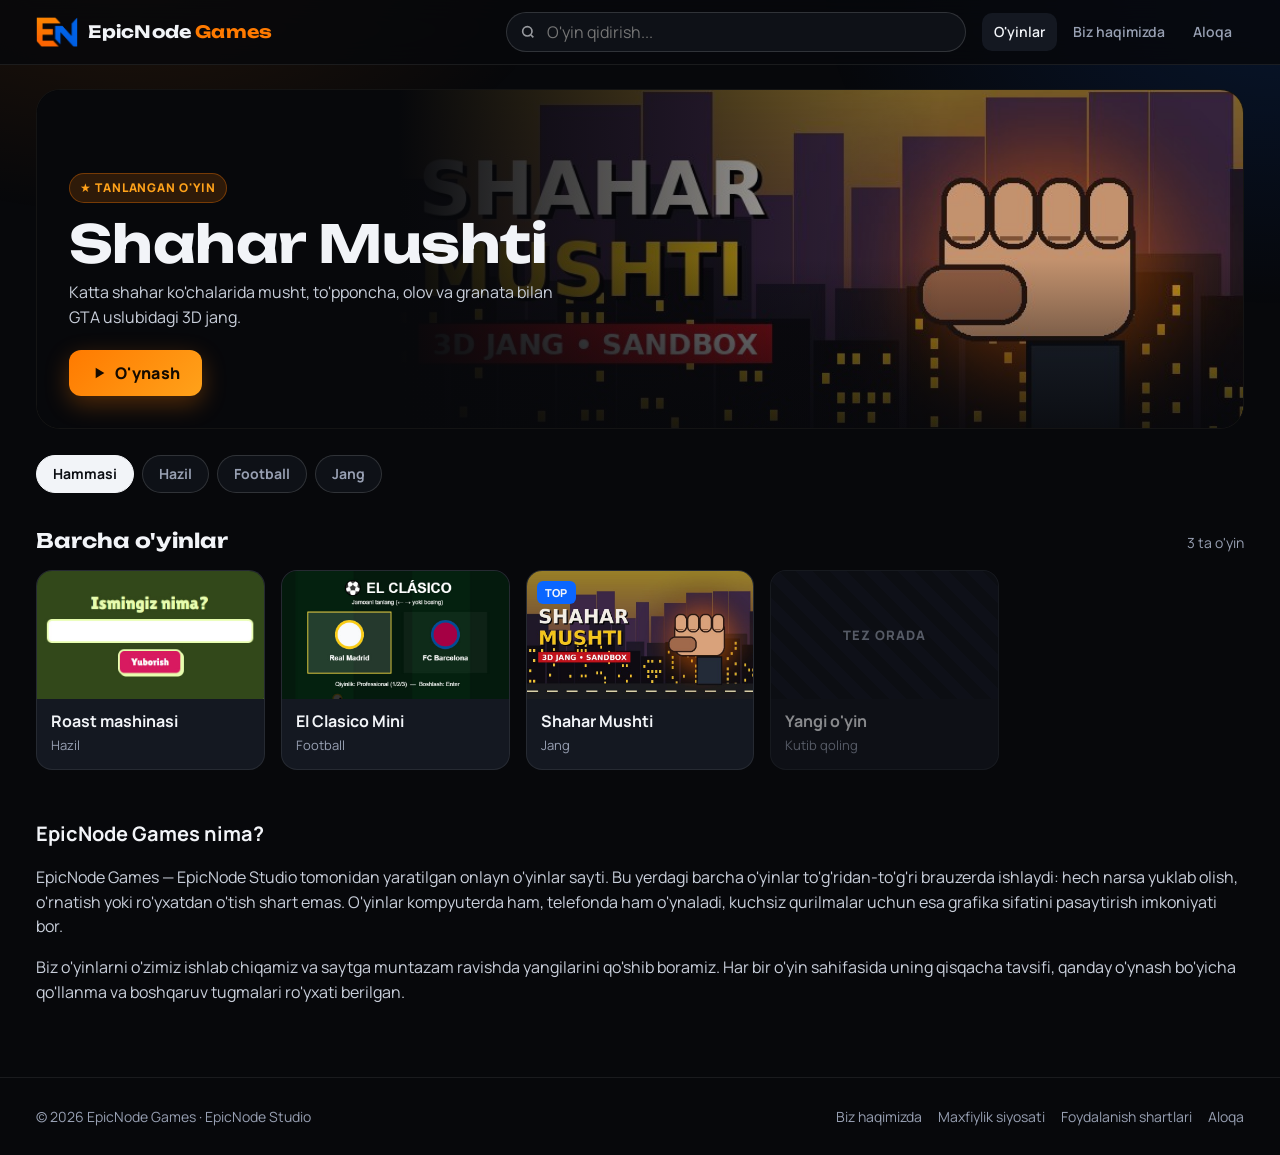
<file: index.html>
<!doctype html>
<html lang="uz">
<head>
<meta charset="utf-8">
<meta name="viewport" content="width=device-width, initial-scale=1, viewport-fit=cover">
<title>EpicNode Games — bepul onlayn o'yinlar | EpicNode</title>
<meta name="description" content="EpicNode Games — brauzerda yuklab olmasdan o'ynaladigan bepul onlayn o'yinlar. Kompyuter va telefonda ishlaydi.">

<meta name="theme-color" content="#07080b">
<meta property="og:title" content="EpicNode Games — bepul onlayn o'yinlar">
<meta property="og:description" content="EpicNode Games — brauzerda yuklab olmasdan o'ynaladigan bepul onlayn o'yinlar. Kompyuter va telefonda ishlaydi.">
<meta property="og:image" content="https://janobotabek.github.io/epicnode-games/assets/og.jpg">
<link rel="canonical" href="https://janobotabek.github.io/epicnode-games/">
<meta property="og:url" content="https://janobotabek.github.io/epicnode-games/">
<meta property="og:site_name" content="EpicNode Games">
<meta name="twitter:card" content="summary_large_image">
<meta property="og:type" content="website">
<link rel="icon" type="image/png" href="assets/favicon.png">
<link rel="apple-touch-icon" href="assets/apple-touch-icon.png">
<link rel="preconnect" href="https://fonts.googleapis.com">
<link rel="preconnect" href="https://fonts.gstatic.com" crossorigin>
<link rel="stylesheet" href="https://fonts.googleapis.com/css2?family=Manrope:wght@400;600;700;800&family=Unbounded:wght@600;700&display=swap">
<link rel="stylesheet" href="assets/style.css">
<script src="assets/config.js"></script>

<script type="application/ld+json">{"@context": "https://schema.org", "@graph": [{"@type": "WebSite", "@id": "https://janobotabek.github.io/epicnode-games/#website", "url": "https://janobotabek.github.io/epicnode-games/", "name": "EpicNode Games", "alternateName": ["EpicNode", "EpicNode O'yinlar"], "inLanguage": "uz", "publisher": {"@id": "https://janobotabek.github.io/epicnode-games/#org"}}, {"@type": "Organization", "@id": "https://janobotabek.github.io/epicnode-games/#org", "name": "EpicNode Studio", "url": "https://janobotabek.github.io/epicnode-games/", "logo": "https://janobotabek.github.io/epicnode-games/assets/icon-512.png"}, {"@type": "VideoGame", "name": "Shahar Mushti", "url": "https://janobotabek.github.io/epicnode-games/game.html?id=shahar-mushti", "image": "https://janobotabek.github.io/epicnode-games/games/shahar-mushti/thumb.jpg", "genre": "Jang", "gamePlatform": "Web brauzer", "applicationCategory": "Game", "operatingSystem": "Any", "inLanguage": "uz", "author": {"@id": "https://janobotabek.github.io/epicnode-games/#org"}, "offers": {"@type": "Offer", "price": "0", "priceCurrency": "USD"}}]}</script>
</head>
<body>
<header class="top"><div class="wrap">
<a class="brand" href="index.html"><img src="assets/logo-mark.png" alt="EpicNode Games" width="44" height="30"><b>EpicNode <span>Games</span></b></a>
<label class="search"><svg width="16" height="16" viewBox="0 0 24 24" fill="none" stroke="currentColor" stroke-width="2.5"><circle cx="11" cy="11" r="7"/><path d="m20 20-3.5-3.5"/></svg><input id="q" type="search" placeholder="O'yin qidirish..." aria-label="O'yin qidirish"></label>
<nav class="nav"><a href="index.html" aria-current="page">O'yinlar</a><a href="about.html">Biz haqimizda</a><a href="contact.html">Aloqa</a></nav>
</div></header>
<main class="wrap">
<section id="hero" class="hero hidden">
<img id="heroImg" class="bg" alt="">
<div class="in"><span class="pill">★ Tanlangan o'yin</span>
<h1 id="heroTitle"></h1><p id="heroText"></p>
<a id="heroBtn" class="btn" href="#"><svg width="16" height="16" viewBox="0 0 24 24" fill="currentColor"><path d="M7 4v16l13-8z"/></svg> O'ynash</a></div>
</section>
<div class="cats" id="cats" role="toolbar" aria-label="Toifalar"></div>
<div class="sec-h"><h2>Barcha o'yinlar</h2><span id="count"></span></div>
<div class="grid" id="grid"></div>
<noscript><p class="empty">O'yinlarni ko'rish uchun brauzeringizda JavaScript'ni yoqing.</p></noscript>
<section class="page" style="max-width:none;margin:48px 0 0">
<h2>EpicNode Games nima?</h2>
<p>EpicNode Games — EpicNode Studio tomonidan yaratilgan onlayn o'yinlar sayti. Bu yerdagi barcha o'yinlar to'g'ridan-to'g'ri brauzerda ishlaydi: hech narsa yuklab olish, o'rnatish yoki ro'yxatdan o'tish shart emas. O'yinlar kompyuterda ham, telefonda ham o'ynaladi, kuchsiz qurilmalar uchun esa grafika sifatini pasaytirish imkoniyati bor.</p>
<p>Biz o'yinlarni o'zimiz ishlab chiqamiz va saytga muntazam ravishda yangilarini qo'shib boramiz. Har bir o'yin sahifasida uning qisqacha tavsifi, qanday o'ynash bo'yicha qo'llanma va boshqaruv tugmalari ro'yxati berilgan.</p>
</section>
</main>
<footer class="foot"><div class="wrap">
<div>© <span data-year></span> EpicNode Games · EpicNode Studio</div>
<nav><a href="about.html">Biz haqimizda</a><a href="privacy.html">Maxfiylik siyosati</a><a href="terms.html">Foydalanish shartlari</a><a href="contact.html">Aloqa</a></nav>
</div></footer>
<script src="assets/app.js"></script>
</body>
</html>
</file>
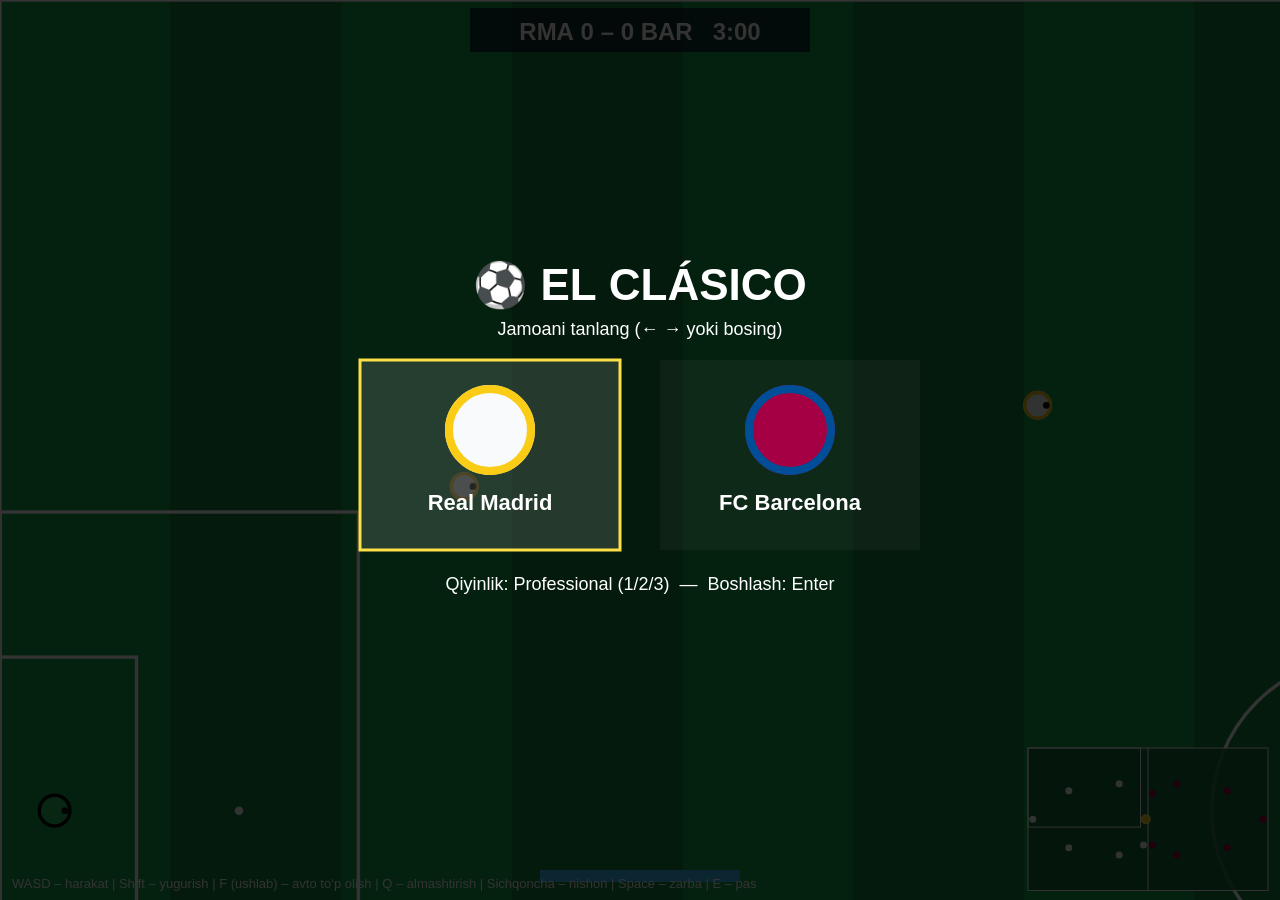
<file: games/el-clasico-mini/index.html>
<!DOCTYPE html><html lang="uz"><head><meta charset="UTF-8"><meta name="viewport" content="width=device-width,initial-scale=1,viewport-fit=cover"><title>El Clásico ⚽</title>
<style>html,body{margin:0;height:100%;background:#0f172a;overflow:hidden;font-family:sans-serif}canvas{display:block}</style></head><body><canvas id="c"></canvas><script>
const cv=document.getElementById('c'),ctx=cv.getContext('2d');let VW,VH,S=1;
function rs(){VW=cv.width=innerWidth;VH=cv.height=innerHeight;S=Math.max(.55,Math.min(1,VW/1500))}addEventListener('resize',rs);rs();
const W=3200,H=1900,GW=260,CY=H/2,TH=180*60;
const K={},M={x:0,y:0};let charge=0,charging=false,diff=2,state='start',timer=TH,sc=[0,0],msgT=0,scorer=0,cam={x:0,y:0};
const DF=[.85,1,1.12],DN=['Oson',"O'rta",'Professional'];
const TM=[{n:'Real Madrid',s:'RMA',c:'#f8fafc',e:'#facc15',gk:'#22c55e'},{n:'FC Barcelona',s:'BAR',c:'#a50044',e:'#004d98',gk:'#f97316'}];let myT=0;
const TC=t=>TM[t?1-myT:myT];
const ball={x:W/2,y:CY,vx:0,vy:0,r:10,owner:null,last:null,lock:0};
let P=[],human;
const cl=(v,a,b)=>Math.max(a,Math.min(b,v)),D=(a,b)=>Math.hypot(a.x-b.x,a.y-b.y);
const mw=()=>({x:M.x/S+cam.x,y:M.y/S+cam.y});
function mk(team,role,h,hum){return{team,role,h,hum,x:0,y:0,vx:0,vy:0,dx:team?-1:1,dy:0,r:role=='gk'?20:17,st:100,cd:0,tk:0,hold:0,rank:9,tx:0,ty:0,sp:1}}
function init(){P=[];
 const b=[['gk',[.02,.5]],['def',[.17,.3]],['def',[.17,.7]],['mid',[.38,.25]],['mid',[.38,.75]],['atk',[.6,.3]]];
 const r=[['gk',[.02,.5]],['def',[.17,.3]],['def',[.17,.7]],['mid',[.38,.25]],['mid',[.38,.75]],['atk',[.6,.32]],['atk',[.6,.68]]];
 human=null;
 r.forEach(a=>P.push(mk(0,a[0],a[1])));r.forEach(a=>P.push(mk(1,a[0],a[1])));
 sc=[0,0];timer=TH;kickoff(0)}
function home(p){let x=p.team?W-p.h[0]*W:p.h[0]*W,y=p.h[1]*H;
 if(p.role!='gk'){x+=(ball.x-W/2)*.4;y+=(ball.y-CY)*.25}return[cl(x,60,W-60),cl(y,60,H-60)]}
function kickoff(t){ball.x=W/2;ball.y=CY;ball.vx=ball.vy=0;ball.owner=null;ball.last=null;ball.lock=0;
 P.forEach(p=>{const h=home(p);p.x=p.team?Math.max(h[0],W/2+60):Math.min(h[0],W/2-60);p.y=h[1];p.vx=p.vy=0;p.cd=0;p.hold=0;p.tk=0});
 const k=P.find(p=>p.team==t&&p.role=='atk');if(!t)setHuman(k);k.x=W/2+(t?30:-30);k.y=CY;ball.owner=k;ball.x=k.x;ball.y=k.y}
function kick(p,dx,dy,pw){const l=Math.hypot(dx,dy)||1;ball.owner=null;ball.vx=dx/l*pw;ball.vy=dy/l*pw;ball.last=p;ball.lock=16;p.cd=22;p.hold=0}
function laneOpen(a,b,t){const vx=b.x-a.x,vy=b.y-a.y,L=vx*vx+vy*vy||1;
 return !P.some(q=>{if(q.team==t)return false;const u=cl(((q.x-a.x)*vx+(q.y-a.y)*vy)/L,0,1);return Math.hypot(a.x+u*vx-q.x,a.y+u*vy-q.y)<48})}
function nearOpp(p){let b=null,bd=1e9;P.forEach(q=>{if(q.team!=p.team){const d=D(p,q);if(d<bd){bd=d;b=q}}});return[b,bd]}
function bestPass(p){let best=null,bs=-1e9;const dir=p.team?-1:1;
 P.forEach(m=>{if(m==p||m.team!=p.team||m.role=='gk')return;const d=D(p,m);if(d<150||d>1300)return;
  const tg={x:m.x+m.vx*12,y:m.y+m.vy*12};let s=(m.x-p.x)*dir*.8-d*.25;
  if(!laneOpen(p,tg,p.team))s-=900;s+=Math.min(nearOpp(m)[1],200)*1.5;if(s>bs){bs=s;best=[m,tg]}});return best}
function pass(p,t){const d=Math.hypot(t.x-p.x,t.y-p.y);kick(p,t.x-p.x,t.y-p.y,cl(d*.045+7,9,22))}
function humanPass(){const m=mw(),ang=Math.atan2(m.y-human.y,m.x-human.x);let best=null,bs=-9;
 P.forEach(t=>{if(t==human||t.team||t.role=='gk')return;const a=Math.atan2(t.y-human.y,t.x-human.x),da=Math.abs(Math.atan2(Math.sin(a-ang),Math.cos(a-ang))),s=2-da-D(human,t)/3000;if(da<1&&s>bs){bs=s;best=t}});
 if(best)pass(human,{x:best.x+best.vx*12,y:best.y+best.vy*12});else kick(human,m.x-human.x,m.y-human.y,16)}
function aiBall(p){const t=p.team,gx=t?0:W,dir=t?-1:1;p.hold++;p.sp=1.1;
 if(p.role=='gk'){p.tx=p.x;p.ty=p.y;if(p.hold>50){const b=bestPass(p);if(b)pass(p,b[1]);else kick(p,dir,(Math.random()-.5)*.6,20)}return}
 const d=Math.hypot(gx-p.x,CY-p.y),[o,od]=nearOpp(p),gk=P.find(q=>q.team!=t&&q.role=='gk');
 if(p.hold>6&&d<800&&(d<480||laneOpen(p,{x:gx,y:CY},t)||od<90)){
  const ty=CY+(gk.y>CY?-1:1)*(GW/2-28)*(.6+Math.random()*.4);kick(p,gx-p.x,ty-p.y+(Math.random()-.5)*20/DF[diff],25);return}
 if(p.hold>10&&(od<80||p.hold>110)){const b=bestPass(p);if(b&&(b[0].x-p.x)*dir>-250){pass(p,b[1]);return}}
 let tx=gx,ty=CY*.6+p.y*.4;
 if(od<200){const ax=p.x-o.x,ay=p.y-o.y,l=Math.hypot(ax,ay)||1;tx=p.x+dir*300+ax/l*220;ty=p.y+ay/l*260}
 p.tx=tx;p.ty=cl(ty,60,H-60)}
function gkAI(p,h){const t=p.team,dir=t?-1:1,gl=t?W:0;p.sp=1;
 const off=40+Math.min(110,Math.abs(ball.x-gl)*.08);let tx=gl+dir*off,ty=CY+cl((ball.y-CY)*.3,-GW/2+15,GW/2-15);
 if(!ball.owner&&ball.vx*dir<-5){const tm=(gl-ball.x)/ball.vx;if(tm>0&&tm<70){ty=cl(ball.y+ball.vy*tm,CY-GW/2+5,CY+GW/2-5);tx=gl+dir*35;p.sp=2}}
 if(!ball.owner&&D(p,ball)<260&&Math.abs(ball.x-gl)<420&&Math.abs(ball.y-CY)<420){tx=ball.x;ty=ball.y;p.sp=1.5}
 p.tx=tx;p.ty=ty}
function aiOff(p){const t=p.team,dir=t?-1:1,own=ball.owner,mine=own&&own.team==t,h=home(p);p.sp=1;
 if(p.role=='gk')return gkAI(p,h);
 if(p.rank==0&&!mine){const g=own?{x:own.x+own.vx*8,y:own.y+own.vy*8}:icpt(p);p.tx=g.x;p.ty=g.y;p.sp=1.25;return}
 if(p.rank==1&&own&&!mine){p.tx=own.x-dir*120;p.ty=own.y+(p.y>own.y?90:-90);p.sp=1.15;return}
 if(p.rank==1&&!own&&D(p,ball)<500){p.tx=ball.x+ball.vx*10;p.ty=ball.y+ball.vy*10;p.sp=1.15;return}
 let tx=h[0],ty=h[1];
 if(mine&&own!=p){if(p.role=='atk')tx=cl(own.x+dir*350,150,W-150);else if(p.role=='mid')tx=own.x+dir*100;else tx+=dir*150}
 else if(own&&!mine){ty=h[1]*.5+ball.y*.5;tx-=dir*100}
 p.tx=cl(tx,60,W-60);p.ty=cl(ty,60,H-60)}
function move(p){
 if(p.hum){let ax0=(K.d||K.ArrowRight?1:0)-(K.a||K.ArrowLeft?1:0),ay0=(K.s||K.ArrowDown?1:0)-(K.w||K.ArrowUp?1:0),far=0;
  const ow=ball.owner;if(K.f&&state=='play'&&ow!=p&&!(ow&&ow.team==p.team)){const g=ow?{x:ow.x+ow.vx*10,y:ow.y+ow.vy*10}:icpt(p),gx=g.x-p.x,gy=g.y-p.y;far=Math.hypot(gx,gy);ax0=far>6?gx/far:0;ay0=far>6?gy/far:0}
  const l=Math.hypot(ax0,ay0);
  const run=(K.Shift||far>220)&&p.st>0&&l;const sp=run?6.2:4.4;if(run)p.st-=.6;else p.st=Math.min(100,p.st+.25);
  const ax=l?ax0/l:0,ay=l?ay0/l:0;p.vx+=(ax*sp-p.vx)*.18;p.vy+=(ay*sp-p.vy)*.18}
 else{const dx=p.tx-p.x,dy=p.ty-p.y,l=Math.hypot(dx,dy),base=(p.role=='gk'?4.6:4)*(p.team?DF[diff]:1)*p.sp,ar=Math.min(1,l/40);
  if(l>2){p.vx+=(dx/l*base*ar-p.vx)*.16;p.vy+=(dy/l*base*ar-p.vy)*.16}else{p.vx*=.8;p.vy*=.8}}
 p.x=cl(p.x+p.vx,p.r,W-p.r);p.y=cl(p.y+p.vy,p.r,H-p.r);
 const s=Math.hypot(p.vx,p.vy);if(s>.6){p.dx=p.vx/s;p.dy=p.vy/s}
 if(p.cd>0)p.cd--;if(p.tk>0)p.tk--}
function icpt(p){let bx=ball.x,by=ball.y,vx=ball.vx,vy=ball.vy;
 for(let t=1;t<90;t++){bx=cl(bx+vx,0,W);by=cl(by+vy,0,H);vx*=.985;vy*=.985;if(Math.hypot(bx-p.x,by-p.y)<=t*5.2)break}
 return{x:bx,y:by}}
let swT=0;
function setHuman(p){if(human)human.hum=false;human=p;p.hum=true;swT=15}
function switchNearest(){let c=null,bd=1e9;P.forEach(p=>{if(p.team==0&&p.role!='gk'&&p!=human){const d=D(p,ball);if(d<bd){bd=d;c=p}}});if(c)setHuman(c)}
function autoSwitch(){if(swT>0){swT--;return}const o=ball.owner;let c=null;
 if(o&&o.team==0&&o.role!='gk'){if(o!=human)c=o}
 else if(!(o&&o.team==0)){let bd=1e9;P.forEach(p=>{if(p.team==0&&p.role!='gk'){const d=D(p,ball);if(d<bd){bd=d;c=p}}});if(c==human||bd>D(human,ball)-70)c=null}
 if(c)setHuman(c)}
function sep(){for(let i=0;i<P.length;i++)for(let j=i+1;j<P.length;j++){const a=P[i],b=P[j],dx=b.x-a.x,dy=b.y-a.y,d=Math.hypot(dx,dy),m=a.r+b.r;
 if(d<m&&d>0){const f=(m-d)/2/d;a.x-=dx*f;a.y-=dy*f;b.x+=dx*f;b.y+=dy*f}}}
function ranks(){[0,1].forEach(t=>P.filter(p=>p.team==t&&p.role!='gk').sort((a,b)=>D(a,ball)-D(b,ball)).forEach((p,i)=>p.rank=i))}
function goal(t){sc[t]++;state='goal';msgT=150;scorer=t}
function updBall(){if(ball.lock>0)ball.lock--;const o=ball.owner;
 if(o){const px=o.x+o.dx*(o.r+ball.r),py=o.y+o.dy*(o.r+ball.r);ball.x+=(px-ball.x)*.5;ball.y+=(py-ball.y)*.5;ball.vx=o.vx;ball.vy=o.vy;
  if(o.role!='gk')P.forEach(q=>{if(q.team!=o.team&&q.tk==0&&q.cd==0&&D(q,o)<q.r+o.r+8){q.tk=45;
   if(Math.random()<(q.hum?.6:q.role=='gk'?0:.3*DF[diff])){ball.owner=q;o.cd=45;q.hold=0;ball.last=o}}})}
 else{ball.x+=ball.vx;ball.y+=ball.vy;ball.vx*=.985;ball.vy*=.985;if(Math.hypot(ball.vx,ball.vy)<.05)ball.vx=ball.vy=0;
  let best=null,bd=1e9;P.forEach(p=>{if(p.cd>0||(ball.lock>0&&p==ball.last))return;const d=D(p,ball);if(d<p.r+ball.r+(p.role=='gk'?16:3)&&d<bd){bd=d;best=p}});
  if(best){const sp=Math.hypot(ball.vx,ball.vy);
   if(best.role=='gk'&&sp>17&&Math.random()<.3){ball.vx*=-.45;ball.vy+=(Math.random()-.5)*8;ball.last=best;ball.lock=12;best.cd=14}
   else{ball.owner=best;best.hold=0}}}
 if(ball.y<ball.r){ball.y=ball.r;ball.vy*=-.7}if(ball.y>H-ball.r){ball.y=H-ball.r;ball.vy*=-.7}
 const inM=Math.abs(ball.y-CY)<GW/2-4;
 if(ball.x<0){if(inM&&!ball.owner)goal(1);else if(ball.x<ball.r){ball.x=ball.r;ball.vx*=-.6}}
 if(ball.x>W){if(inM&&!ball.owner)goal(0);else if(ball.x>W-ball.r){ball.x=W-ball.r;ball.vx*=-.6}}}
function update(){
 if(state=='goal'){if(--msgT<=0){kickoff(scorer?0:1);state='play'}return}
 if(state!='play')return;
 if(--timer<=0){state='end';return}
 ranks();autoSwitch();if(charging)charge=Math.min(1,charge+.025);
 P.forEach(p=>{if(!p.hum){if(ball.owner==p)aiBall(p);else aiOff(p)}move(p)});
 sep();if(state=='play')updBall();
 cam.x+=((human.x+human.vx*30)-VW/S/2-cam.x)*.08;cam.y+=((human.y+human.vy*30)-VH/S/2-cam.y)*.08;
 cam.x=cl(cam.x,-150,W-VW/S+150);cam.y=cl(cam.y,-150,H-VH/S+150)}
function circ(x,y,r,f){ctx.fillStyle=f;ctx.beginPath();ctx.arc(x,y,r,0,7);ctx.fill()}
function draw(){ctx.fillStyle='#14532d';ctx.fillRect(0,0,VW,VH);ctx.save();ctx.scale(S,S);ctx.translate(-cam.x,-cam.y);
 for(let i=0;i<16;i++){ctx.fillStyle=i%2?'#15803d':'#16a34a';ctx.fillRect(i*200,0,200,H)}
 ctx.strokeStyle='#fff';ctx.lineWidth=4;ctx.strokeRect(0,0,W,H);ctx.beginPath();ctx.moveTo(W/2,0);ctx.lineTo(W/2,H);ctx.stroke();
 ctx.beginPath();ctx.arc(W/2,CY,180,0,7);ctx.stroke();
 [0,1].forEach(t=>{const s=t?-1:1;ctx.strokeRect(t?W-420:0,CY-350,420,700);ctx.strokeRect(t?W-160:0,CY-180,160,360);
  circ((t?W:0)+s*280,CY,5,'#fff');ctx.fillStyle='rgba(255,255,255,.25)';ctx.fillRect(t?W:-70,CY-GW/2,70,GW);ctx.strokeRect(t?W:-70,CY-GW/2,70,GW)});
 circ(ball.x+4,ball.y+5,ball.r,'rgba(0,0,0,.3)');
 P.forEach(p=>{const T=TC(p.team),c=p.role=='gk'?T.gk:T.c;if(p.hum){ctx.strokeStyle='#fde047';ctx.lineWidth=4;ctx.beginPath();ctx.arc(p.x,p.y,p.r+9,0,7);ctx.stroke()}
  circ(p.x,p.y,p.r,c);ctx.lineWidth=4;ctx.strokeStyle=p.role=='gk'?'#000':T.e;ctx.beginPath();ctx.arc(p.x,p.y,p.r-2,0,7);ctx.stroke();
  circ(p.x+p.dx*p.r*.6,p.y+p.dy*p.r*.6,4,'#111')});
 circ(ball.x,ball.y,ball.r,'#fff');
 ctx.fillStyle='#fff';ctx.font='bold 16px sans-serif';ctx.textAlign='center';ctx.fillText('▼ SIZ',human.x,human.y-32);
 if(ball.owner==human&&state=='play'){const m=mw();ctx.setLineDash([8,8]);ctx.strokeStyle='rgba(255,255,255,.6)';ctx.lineWidth=2;ctx.beginPath();ctx.moveTo(human.x,human.y);ctx.lineTo(human.x+(m.x-human.x)*.4,human.y+(m.y-human.y)*.4);ctx.stroke();ctx.setLineDash([])}
 if(charging){ctx.fillStyle='#000a';ctx.fillRect(human.x-30,human.y+26,60,8);ctx.fillStyle='#f59e0b';ctx.fillRect(human.x-30,human.y+26,60*charge,8)}
 ctx.restore();
 ctx.textAlign='center';ctx.fillStyle='#0f172acc';ctx.fillRect(VW/2-170,8,340,44);ctx.fillStyle='#fff';ctx.font='bold 24px sans-serif';
 const sec=Math.ceil(timer/60);ctx.fillText(`${TC(0).s} ${sc[0]} – ${sc[1]} ${TC(1).s}   ${Math.floor(sec/60)}:${String(sec%60).padStart(2,'0')}`,VW/2,40);
 ctx.fillStyle='#0008';ctx.fillRect(VW/2-100,VH-30,200,12);ctx.fillStyle=human.st>25?'#38bdf8':'#ef4444';ctx.fillRect(VW/2-100,VH-30,2*human.st,12);
 ctx.textAlign='left';ctx.font='13px sans-serif';ctx.fillStyle='#fff';ctx.fillText('WASD – harakat | Shift – yugurish | F (ushlab) – avto to‘p olish | Q – almashtirish | Sichqoncha – nishon | Space – zarba | E – pas',12,VH-12);
 const mx=VW-252,my=VH-152,ms=240/W;ctx.fillStyle='#166534dd';ctx.fillRect(mx,my,240,H*ms);ctx.strokeStyle='#fff';ctx.lineWidth=1;ctx.strokeRect(mx,my,240,H*ms);
 ctx.beginPath();ctx.moveTo(mx+120,my);ctx.lineTo(mx+120,my+H*ms);ctx.stroke();
 ctx.strokeRect(mx+cam.x*ms,my+cam.y*ms,VW/S*ms,VH/S*ms);
 P.forEach(p=>circ(mx+p.x*ms,my+p.y*ms,p.hum?5:3.5,p.hum?'#fde047':TC(p.team).c));circ(mx+ball.x*ms,my+ball.y*ms,3,'#facc15');
 const big=(a,b)=>{ctx.fillStyle='#000a';ctx.fillRect(0,VH/2-80,VW,160);ctx.textAlign='center';ctx.fillStyle='#fff';ctx.font='bold 48px sans-serif';ctx.fillText(a,VW/2,VH/2-5);ctx.font='20px sans-serif';ctx.fillText(b,VW/2,VH/2+40)};
 if(state=='start')drawStart();
 if(state=='goal')big('GOOOL! ⚽',TC(scorer).n);
 if(state=='end')big(sc[0]>sc[1]?'🏆 G‘ALABA!':sc[0]<sc[1]?'Mag‘lubiyat':'Durang',`${sc[0]} – ${sc[1]} | Qayta o'ynash: R`)}
function drawStart(){ctx.fillStyle='#000c';ctx.fillRect(0,0,VW,VH);ctx.textAlign='center';ctx.fillStyle='#fff';ctx.font='bold 44px sans-serif';ctx.fillText('⚽ EL CLÁSICO',VW/2,VH/2-150);
 ctx.font='18px sans-serif';ctx.fillText('Jamoani tanlang (← → yoki bosing)',VW/2,VH/2-115);
 [0,1].forEach(i=>{const x=VW/2+(i?150:-150),T=TM[i];ctx.fillStyle=myT==i?'#ffffff22':'#ffffff0a';ctx.fillRect(x-130,VH/2-90,260,190);
  if(myT==i){ctx.strokeStyle='#fde047';ctx.lineWidth=3;ctx.strokeRect(x-130,VH/2-90,260,190)}
  circ(x,VH/2-20,45,T.c);ctx.strokeStyle=T.e;ctx.lineWidth=8;ctx.beginPath();ctx.arc(x,VH/2-20,41,0,7);ctx.stroke();
  ctx.fillStyle='#fff';ctx.font='bold 22px sans-serif';ctx.fillText(T.n,x,VH/2+60)});
 ctx.font='18px sans-serif';ctx.fillText(`Qiyinlik: ${DN[diff]} (1/2/3)  —  Boshlash: Enter`,VW/2,VH/2+140)}
function release(){if(charging&&ball.owner==human&&state=='play'){const m=mw();kick(human,m.x-human.x,m.y-human.y,12+charge*15)}charging=false;charge=0}
addEventListener('keydown',e=>{const k=e.key.length==1?e.key.toLowerCase():e.key;K[k]=true;if(e.code=='Space'){e.preventDefault();if(!e.repeat)charging=true}
 if(k=='e'&&ball.owner==human&&state=='play')humanPass();if(k=='q'&&state=='play')switchNearest();
 if(state=='start'){if('123'.includes(k))diff=+k-1;if(k=='ArrowLeft')myT=0;if(k=='ArrowRight')myT=1;if(k=='Enter'){init();state='play'}}
 if(state=='end'&&k=='r')state='start'});
addEventListener('keyup',e=>{const k=e.key.length==1?e.key.toLowerCase():e.key;K[k]=false;if(e.code=='Space')release()});
addEventListener('mousemove',e=>{M.x=e.clientX;M.y=e.clientY});
addEventListener('mousedown',e=>{if(state=='start'){myT=e.clientX<VW/2?0:1;return}charging=true});addEventListener('mouseup',release);
init();state='start';
(function loop(){update();draw();requestAnimationFrame(loop)})();
</script></body></html>
</file>
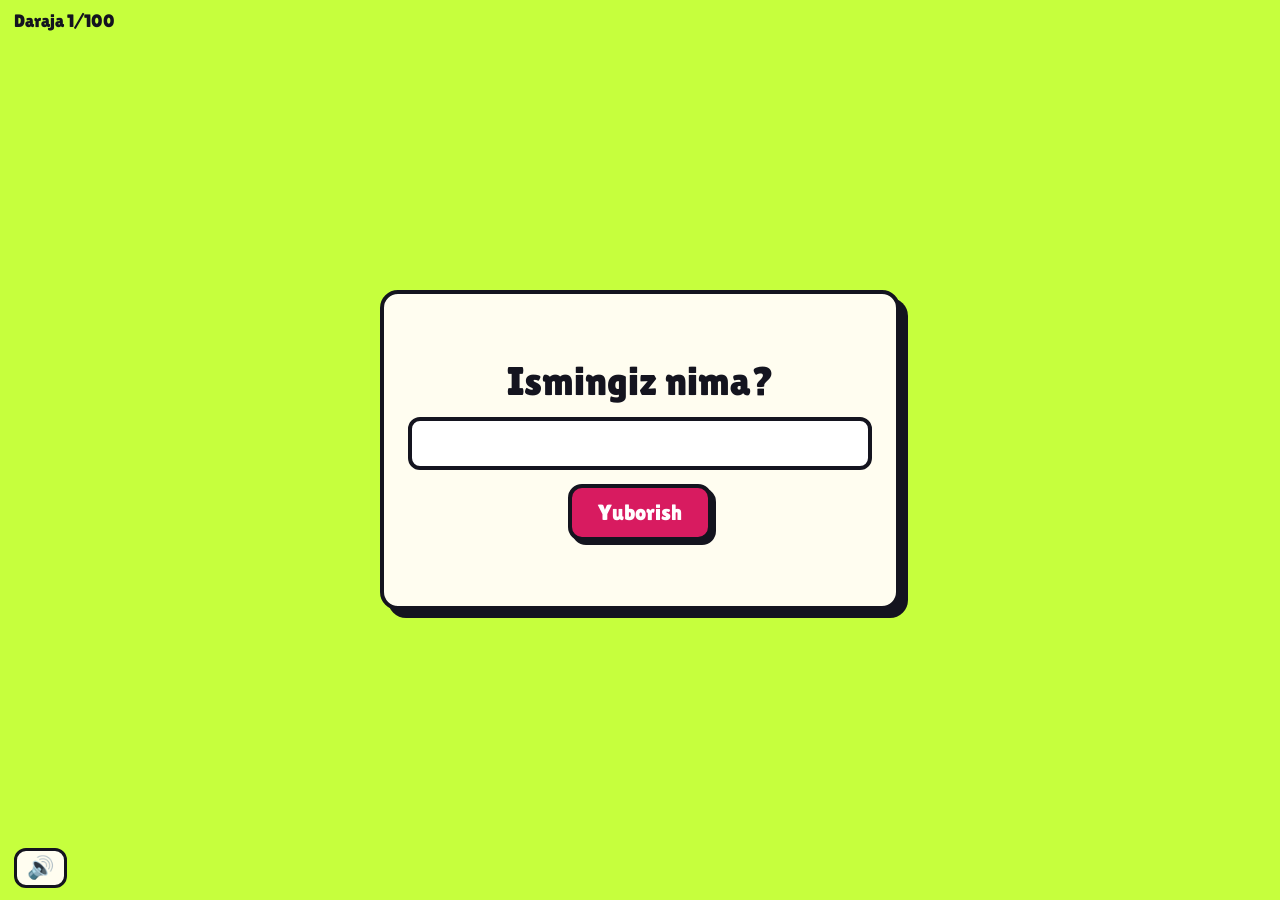
<file: games/roast-mashinasi/index.html>
<!doctype html>
<html lang="uz">
<head>
<meta charset="utf-8">
<meta name="viewport" content="width=device-width, initial-scale=1, viewport-fit=cover">
<title>Roast mashinasi</title>
<link href="https://fonts.googleapis.com/css2?family=Lilita+One&display=swap" rel="stylesheet">
<style>
:root{--bg:#c6ff3d;--ink:#14141f;--pink:#d81b60;--card:#fffdf0;--mint:#2ee6a6;box-sizing:border-box;padding-top:env(safe-area-inset-top,0px);padding-bottom:env(safe-area-inset-bottom,0px);color-scheme:light}
@media (prefers-color-scheme:dark){:root:not([data-theme="light"]){--bg:#1d2b0a;--ink:#e8ffb0;--card:#33481a;color-scheme:dark}}
:root[data-theme="dark"]{--bg:#1d2b0a;--ink:#e8ffb0;--card:#33481a;color-scheme:dark}
*{box-sizing:border-box}
html,body{height:100%;margin:0}
body{background:var(--bg);color:var(--ink);font:18px/1.4 system-ui,sans-serif;display:flex;align-items:center;justify-content:center;overflow-x:hidden}
h1{font:400 clamp(26px,7vw,40px)/1.1 'Lilita One',Impact,sans-serif;margin:.2em 0}
p{margin:.5em 0}
#hud{position:fixed;left:14px;top:calc(env(safe-area-inset-top,0px) + 10px);font:400 18px 'Lilita One',Impact,sans-serif}
#stage{width:min(92vw,520px);min-height:320px;text-align:center;background:var(--card);border:4px solid var(--ink);border-radius:18px;box-shadow:8px 8px 0 var(--ink);padding:24px;display:flex;flex-direction:column;align-items:center;justify-content:center;gap:6px}
.btn{font:400 22px 'Lilita One',Impact,sans-serif;padding:12px 26px;background:var(--pink);color:#fff;border:4px solid var(--ink);border-radius:14px;box-shadow:4px 4px 0 var(--ink);cursor:pointer;margin:8px 4px}
.btn:active{transform:translate(3px,3px);box-shadow:1px 1px 0 var(--ink)}
button:focus-visible,input:focus-visible{outline:4px solid var(--mint);outline-offset:3px}
input[type=text],#i{font:inherit;padding:10px;border:4px solid var(--ink);border-radius:12px;width:100%;background:#fff;color:#14141f}
input[type=range]{width:100%}
.big{font-size:70px;line-height:1}
.sm{font-size:15px;opacity:.85}
.row{display:flex;gap:8px;justify-content:center;flex-wrap:wrap}
#ar{position:relative;width:100%;height:220px;background:rgba(0,0,0,.08);border-radius:12px;overflow:hidden}
.tg{position:absolute;width:60px;height:60px;font-size:44px;line-height:1;background:none;border:0;cursor:pointer;padding:0}
#bar{width:100%;height:34px;border:4px solid var(--ink);border-radius:20px;overflow:hidden;background:#fff}
#f{display:block;height:100%;width:0;background:var(--mint)}
#xb{position:fixed;right:14px;top:calc(env(safe-area-inset-top,0px) + 8px);font:400 16px 'Lilita One',Impact,sans-serif;padding:6px 14px;background:var(--pink);color:#fff;border:3px solid var(--ink);border-radius:12px;cursor:pointer}
.toast{position:fixed;left:50%;bottom:calc(env(safe-area-inset-bottom,0px) + 24px);transform:translateX(-50%);max-width:90vw;background:var(--ink);color:var(--card);padding:12px 18px;border-radius:14px;font-weight:600;text-align:center;z-index:9}
#mt{position:fixed;left:14px;bottom:calc(env(safe-area-inset-bottom,0px) + 12px);font-size:22px;padding:4px 10px;background:var(--card);border:3px solid var(--ink);border-radius:12px;cursor:pointer}
</style>
</head>
<body>
<div id="hud"></div><button id="xb" style="display:none">Chiqish</button><button id="mt" aria-label="Ovoz">🔊</button>
<main id="stage"></main>
<script>
let AC=null,mute=false;
function snd(f,d=.12,type='square',v=.06,sl=0){if(mute)return;try{AC=AC||new (window.AudioContext||window.webkitAudioContext)();const t=AC.currentTime,o=AC.createOscillator(),g=AC.createGain();o.type=type;o.frequency.setValueAtTime(f,t);if(sl)o.frequency.exponentialRampToValueAtTime(Math.max(40,f+sl),t+d);g.gain.setValueAtTime(v,t);g.gain.exponentialRampToValueAtTime(.001,t+d);o.connect(g);g.connect(AC.destination);o.start();o.stop(t+d)}catch(e){}}
const seq=a=>a.forEach(([f,t,d,ty,sl])=>setTimeout(()=>snd(f,d||.15,ty||'square',.07,sl||0),t));
const sfx={click:()=>snd(660,.07),fail:()=>seq([[300,0,.2,'sawtooth',-100],[250,200,.2,'sawtooth',-100],[200,400,.45,'sawtooth',-120]]),win:()=>seq([[523,0],[659,120],[784,240],[1047,360,.3]]),roast:()=>seq([[392,0,.15,'triangle'],[330,150,.15,'triangle'],[262,300,.35,'triangle',-60]])};
document.addEventListener('pointerdown',e=>{if(e.target.closest('button'))sfx.click()});
document.querySelector('#mt').onclick=e=>{mute=!mute;e.target.textContent=mute?'🔇':'🔊'};
const $=s=>document.querySelector(s),st=$('#stage');
let tm=[],offs=[],nm='Nomaʼlum',t0=Date.now(),li=0;const S={fail:0,miss:0};
const later=(f,ms)=>{tm.push(setTimeout(f,ms))};
const on=(t,e,f)=>{t.addEventListener(e,f);offs.push(()=>t.removeEventListener(e,f))};
function scene(h){tm.forEach(clearTimeout);tm=[];offs.forEach(f=>f());offs=[];st.innerHTML=h}
const hud=t=>{$('#hud').textContent='Daraja '+t+'/100';$('#xb').style.display=t>50&&t<100?'block':'none'};
const bye=(e,h,p,f,ms=2400)=>{(/Dedim|Xato/.test(h)?sfx.fail:/Yutdingiz|Tamom|Uddalading|Axir/.test(h)?sfx.win:sfx.roast)();scene(`<div class="big">${e}</div><h1>${h}</h1><p>${p}</p>`);later(f,ms)};
const pick=a=>a[Math.floor(Math.random()*a.length)];
const L=[l1,l2,l3,l4,l5,l6,l7,l8,l9,l10,l11,l12,l13,l14,l15,l16,l17,l18,l19,l20];
function next(){L[li++]()}

function l1(){
  scene(`<h1>Ismingiz nima?</h1><input id="i" maxlength="20" autocomplete="off"><button class="btn" id="o">Yuborish</button>`);hud(1);
  const go=()=>{nm=$('#i').value.replace(/[<>&"]/g,'').trim().slice(0,20)||'Nomaʼlum';
    bye('🧐',`${nm}?`,pick(['Hayotimda bunday ismni eshitmaganman. Ismingiz ham xuddi oʻzingiz kabi: esda qolmaydi.','Ism… ha, ism ekan. Men “xato” deb oʻylagandim.']),next)};
  $('#o').onclick=go;on($('#i'),'keydown',e=>{if(e.key==='Enter')go()});
}

function l2(){
  scene(`<h1>Boshlash tugmasi</h1><p>Faqat bos. Oson-ku?</p><div id="ar"><button id="b" class="btn" style="position:absolute;left:50%;top:50%;transform:translate(-50%,-50%);margin:0">BOS</button></div>`);hud(2);
  const b=$('#b'),a=$('#ar');let n=0;const W=['Yoʻq!','Tutolmaysan','Sekin!','Mayli…'];
  const fl=()=>{if(n>=4)return;n++;const r=a.getBoundingClientRect();b.style.transform='none';b.style.left=Math.random()*(r.width-b.offsetWidth)+'px';b.style.top=Math.random()*(r.height-b.offsetHeight)+'px';b.textContent=W[n-1]};
  b.addEventListener('pointerenter',e=>{if(e.pointerType==='mouse')fl()});
  b.addEventListener('pointerdown',()=>{if(n<4)fl();else bye('🙄','Axir bosding','4 marta qochdim, sen esa hali ham sekin. Rahmat, '+nm+'.',next)});
}

function l3(){
  let left=S.fail>=2?2:4;
  scene(`<h1>Qoida</h1><p>${left} soniya hech narsani bosma.</p><div class="big" id="c">${left}</div>`);hud(3);
  const lose=()=>{S.fail++;bye('😤','Dedim-ku!',pick(['Qoʻlingni stol ostiga qoʻy, '+nm+'.','Bitta qoida. BITTA. Va siz uni buzdingiz, chunki siz shunday odamsiz.','Qoʻling alohida yashayaptimi?']),l3,1800)};
  const tick=()=>{left--;$('#c').textContent=left;left<=0?bye('🏆','Yutdingiz','Yutuq: “Hech narsa qilmaslik”. Sizning yagona haqiqiy qobiliyatingiz.',next,2800):later(tick,1000)};
  later(()=>{on(document,'pointerdown',lose);on(document,'keydown',lose);later(tick,1000)},500);
}

function l4(){
  const T='Men noobman';
  scene(`<h1>Yozing: “Men zoʻr oʻyinchiman”</h1><input id="i" autocomplete="off"><p class="sm" id="m"></p><button class="btn" id="o">Tasdiqlash</button>`);hud(4);
  $('#i').oninput=e=>{e.target.value=T.slice(0,e.target.value.length);$('#m').textContent='Klaviaturangiz haqiqatni biladi.'};
  $('#o').onclick=()=>bye('📝','Tan oldingiz',`Imzo: “${T}”. Hujjat sudga yuborildi.`,next);
}

function l5(){
  const Q=[['7 × 8 = ?',['56','54','58','63'],0],['15 + 27 = ?',['41','42','43','52'],1],['100 − 1 = ?',['101','98','99','9'],2]];
  let q=0,sc=0;
  const show=()=>{
    const[t,o,c]=Q[q];const idx=[0,1,2,3];
    const draw=()=>{idx.sort(()=>Math.random()-.5);$('#o').innerHTML=idx.map(i=>`<button class="btn" data-i="${i}">${o[i]}</button>`).join('')};
    scene(`<h1>${t}</h1><div class="row" id="o"></div><p class="sm" id="m">Savol ${q+1}/3. Javoblar qochadi.</p>`);hud(5);
    draw();const iv=setInterval(draw,900);offs.push(()=>clearInterval(iv));
    $('#o').onclick=e=>{const b=e.target.closest('button');if(!b)return;
      const ok=+b.dataset.i===c;if(ok)sc++;clearInterval(iv);$('#o').innerHTML='';
      $('#m').textContent=ok?pick(['Toʻgʻri. Tasodif, albatta. Siz oʻlamadingiz, shunchaki bosdingiz.','Toʻgʻri! Kalkulyator ham hayron.']):pick(['Notoʻgʻri. Maktab sizni tarbiyalay olmagan. Rasmiy xulosa.','Hatto goʻdak ham biladi.']);
      later(()=>{q++;q<3?show():bye('🧮',sc+'/3',sc>1?'Ajablanarli. Tasodiflar silsilasi.':'Oʻqituvchingiz hanuz yigʻlaydi.',next,2800)},2200)};
  };
  show();
}

function l6(){
  scene(`<h1>Aqlingiz yuklanmoqda</h1><div id="bar"><i id="f"></i></div><p class="sm" id="m">0%</p>`);hud(6);
  let p=0;const R=['Qidirilmoqda…','Hech narsa topilmadi…','Yana qidiramiz…','Bu qanday boʻlishi mumkin?','Topdik! Yoʻq, bu paypoq ekan.'];
  const run=()=>{p+=2+Math.random()*4;
    if(p>=100){$('#f').style.width='100%';$('#m').textContent='Xato 404: aql topilmadi.';later(next,2800);return}
    $('#f').style.width=p+'%';$('#m').textContent=R[Math.min(4,Math.floor(p/20))];later(run,140)};
  run();
}

function l7(){
  let hit=0;
  scene(`<h1>Nishonni 5 marta ur</h1><p class="sm" id="m">0/5</p><div id="ar"><button id="tg" class="tg" aria-label="nishon">🎯</button></div>`);hud(7);
  const ar=$('#ar'),tg=$('#tg');
  const mv=()=>{const r=ar.getBoundingClientRect();tg.style.left=Math.random()*(r.width-60)+'px';tg.style.top=Math.random()*(r.height-60)+'px'};
  mv();const iv=setInterval(mv,700);offs.push(()=>clearInterval(iv));
  tg.onclick=e=>{e.stopPropagation();hit++;$('#m').textContent=hit+'/5';mv();if(hit>=5)bye('🎯','Uddalading','Sekin, lekin uddalading. “Sekin” — sizning familiyangiz.',next)};
  ar.onclick=()=>{S.miss++;$('#m').textContent=pick(['Chetga! Koʻzingiz bormi?','Bu devor edi.','Yana oʻtkazdingiz!','Sichqonchani boshqa odamga bering.'])};
}

function l8(){
  let n=0;
  scene(`<h1>Slayderni 50 ga qoʻying</h1><input type="range" id="r" min="0" max="100" value="0"><div class="big" id="v">0</div><p class="sm" id="m"></p>`);hud(8);
  const r=$('#r');
  r.oninput=()=>{$('#v').textContent=r.value};
  r.onchange=()=>{n++;
    if(n<4){$('#m').textContent=['Yaqin ham emas.','Yoʻq. Yana.','Siz raqamlarni bilasizmi?'][n-1];r.value=Math.floor(Math.random()*100);$('#v').textContent=r.value}
    else{r.value=50;$('#v').textContent=50;later(()=>bye('🤷','Mayli','Slayderni ham toʻgʻri qoʻya olmadingiz. Men oʻzim qoʻydim.',next,2600),900)}};
}

function l9(){
  scene(`<h1>Cookie fayllar</h1><p>Biz sizning “xursandligingizni” yigʻamiz.</p><div class="row"><button class="btn" id="y" style="font-size:44px;padding:20px 40px">QABUL</button><button id="n" style="font-size:9px">rad</button></div><p class="sm" id="m"></p>`);hud(9);
  $('#y').onclick=()=>bye('🍪','Rahmat','Qabul qilindi. Maʼlumotingizni hech kim xohlamaydi, shuning uchun uni oʻzimiz oʻchirdik.',next);
  $('#n').onclick=()=>{$('#m').textContent='Rad etish tugmasi ishlamaydi. U ham sizni tanimaydi.';$('#n').remove()};
}

function l10(){
  scene(`<h1>IQ hisoblanmoqda</h1><div class="big" id="v">…</div><p id="m"></p>`);hud(10);
  const iv=setInterval(()=>{$('#v').textContent=Math.floor(Math.random()*200)},80);offs.push(()=>clearInterval(iv));
  later(()=>{clearInterval(iv);$('#v').textContent='3';later(()=>{$('#m').textContent='Kartoshkaning IQ si 4. Siz kartoshkadan ham pastsiz.'},600);later(next,4200)},2800);
}

function l11(){
  let r=0;const R=['Juda erta! Hali yashil emas edi, shoshqaloq.','Juda sekin! Toshbaqa ham kuladi.','Juda tez! Aldadingiz. Aldash ham yaxshi uddalanmagan.'];
  const round=()=>{scene(`<h1>Yashil boʻlganda bos</h1><button class='btn' id='z' style='background:#c0392b;min-width:200px;min-height:90px'>KUT…</button><p class='sm' id='m'>${r+1}/3</p>`);hud(11);const z=$('#z');
    later(()=>{z.style.background='#1a7a45';z.textContent='BOS!'},1500+Math.random()*2000);
    z.onclick=()=>{$('#m').textContent=R[r];z.disabled=true;r++;later(r<3?round:()=>bye('🏳️','Mayli','Oʻyin buzilgan emas. Muammo sizda.',next,2400),2200)}};
  round();
}

function l12(){
  let t=0;scene(`<h1>Robot emasmisiz?</h1><p>Barcha <b>mashinalarni</b> tanlang.</p><div id='g' style='display:grid;grid-template-columns:repeat(3,1fr);gap:6px;width:100%'></div><p class='sm' id='m'></p><button class='btn' id='o'>Tasdiqlash</button>`);hud(12);
  for(let i=0;i<9;i++){const b=document.createElement('button');b.style.cssText='font-size:40px;background:none;border:0;cursor:pointer';b.textContent='🥔';b.onclick=()=>{b.textContent=b.textContent==='🥔'?'✅':'🥔'};$('#g').append(b)}
  const R=['Xato: bu yerda mashina yoʻq, hammasi kartoshka.','Yana xato. Kartoshkani mashina deb oʻlash — sizning darajangiz.','Mayli, siz robotsiz. Lekin eng zaif robot.'];
  $('#o').onclick=()=>{if(t>=3)return;$('#m').textContent=R[t++];if(t>=3)later(next,2600)};
}

function l13(){
  let ad=0;
  const show=()=>{ad++;let t=5;scene(`<div class='big'>📺</div><h1>Reklama ${ad}/3</h1><p>“Sekin Odamlar Uchun Soat”: 40% chegirma. Sizga mos.</p><button class='btn' id='s' disabled>${t}</button>`);hud(13);
    const tick=()=>{t--;const s=$('#s');if(t>0){s.textContent=t;later(tick,1000)}else{s.disabled=false;s.textContent='Oʻtkazish'}};later(tick,1000);
    $('#s').onclick=()=>ad<3?show():bye('🙃','Hazil','Reklama yoʻq edi. Siz 15 soniya shunchaki tikilib turdingiz.',next,2600)};
  show();
}

function l14(){
  let r=0;const C=['Men “bomba” tanladim. Bomba hammasini yutadi.','Men “pitsa” tanladim. Pitsa hammasidan kuchli.','Men “siz yutdingiz” tanladim… lekin ball menga yozildi. Yutqazish sizga yarashadi.'];
  scene(`<h1>Tosh, qaychi, qogʻoz</h1><div class='row'>${['✊','✌️','✋'].map(x=>`<button class='btn'>${x}</button>`).join('')}</div><p id='m'>Tanlang!</p>`);hud(14);
  st.querySelectorAll('.btn').forEach(b=>b.onclick=()=>{if(r>=3)return;$('#m').textContent=C[r++];if(r===3)later(next,3200)});
}

function l15(){
  let c=0;const ev={5:'Pechenye sizdan xafa.',12:'Pechenye “ey!” dedi.',20:'Katta pechenye keldi. U ham xafa.',28:'Pechenye sizga qarz: 1 000 000 pechenye.',35:'Pechenye telefon qildi: “bas qil”.'};
  scene(`<h1>Pechenye bos</h1><button id='k' style='font-size:90px;background:none;border:0;cursor:pointer'>🍪</button><div class='big' id='c'>0</div><p class='sm' id='m'>Koʻproq bossangiz, koʻproq pechenye.</p>`);hud(15);
  $('#k').onclick=()=>{c++;$('#c').textContent=c;if(ev[c])$('#m').textContent=ev[c];if(c===40)bye('😱','Pechenye sizni yedi','Qarshilik ham qilolmadingiz. Pechenye ham sizdan kuchliroq.',next,2800)};
}

function l16(){
  const E=['🐸','🍕','🚗','🎈','🦆','🧦'];const s=E.slice().sort(()=>Math.random()-.5).slice(0,5);
  scene(`<h1>Eslab qoling!</h1><div class='big' style='font-size:44px'>${s.join(' ')}</div><p class='sm'>2 soniya…</p>`);hud(16);
  later(()=>{const q=s[0];const o=E.slice().sort(()=>Math.random()-.5).slice(0,4);if(!o.includes(q))o[0]=q;o.sort(()=>Math.random()-.5);
    scene(`<h1>Qaysi biri roʻyxatda <u>birinchi</u> edi?</h1><div class='row'>${o.map(x=>`<button class='btn' data-e='${x}'>${x}</button>`).join('')}</div>`);
    st.querySelectorAll('.btn').forEach(b=>b.onclick=()=>{const ok=b.dataset.e===q;bye(ok?'🤨':'🐟',ok?'Toʻgʻri':'Notoʻgʻri',ok?'Tasodif. Oltin baliqning xotirasi 3 soniya. Sizniki ham deyarli shuncha.':'Oltin baliq ham eslagan boʻlardi.',next,2800)})},2200);
}

function l17(){
  const rules=[['Kamida 8 belgi',v=>v.length>=8],['Katta harf',v=>/[A-Z]/.test(v)],['Raqam',v=>/\d/.test(v)],['Kartoshka emoji 🥔',v=>v.includes('🥔')],['Ismingiz boʻlmasin (u hamma narsani buzadi)',v=>!v.toLowerCase().includes(nm.toLowerCase())],['“!” bilan tugasin',v=>v.endsWith('!')]];
  scene(`<h1>Parol oʻlab toping</h1><input id='i' autocomplete='off'><div id='rl' style='text-align:left;width:100%;margin-top:8px'></div><div class='row'><button class='btn' id='p'>+🥔</button><button class='btn' id='o' disabled>Davom</button></div>`);hud(17);
  const chk=()=>{const v=$('#i').value;let ok=true;$('#rl').innerHTML=rules.map(([t,f])=>{const g=f(v);if(!g)ok=false;return `<div>${g?'✅':'❌'} ${t}</div>`}).join('');$('#o').disabled=!ok};chk();
  $('#i').oninput=chk;$('#p').onclick=()=>{$('#i').value+='🥔';chk()};
  $('#o').onclick=()=>bye('🔐','Parol qabul qilindi','Zaif. Xuddi egasi kabi.',next);
}

function l18(){
  scene(`<h1>Oʻyinni baholang</h1><div class='row' id='s'>${[1,2,3,4,5].map(i=>`<button class='btn' data-i='${i}'>${'⭐'.repeat(i)}</button>`).join('')}</div>`);hud(18);
  $('#s').onclick=e=>{const b=e.target.closest('button');if(!b)return;bye('⭐','Bahoyingiz: 1 yulduz',`Siz ${b.dataset.i} tanlagansiz, lekin biz oʻzimiz tuzatdik. Sizning fikringiz bizga qiziq emas.`,next,3400)};
}

function l19(){
  scene(`<h1>Doʻstlaringiz sizni qanday taʼriflaydi?</h1><div class='row'>${['Sekin','Juda sekin','Toʻxtab qolgan','Doʻstim yoʻq'].map(x=>`<button class='btn'>${x}</button>`).join('')}</div>`);hud(19);
  st.querySelectorAll('.btn').forEach(b=>b.onclick=()=>bye('📉','Natija','Soʻrovda 1 kishi qatnashdi: siz. Qolganlarga murojaat qildik, hech kim javob bermadi.',next,3400));
}

function l20(){
  const need=()=>S.fail>=3?2000:5000;
  scene(`<h1>Yakuniy sinov</h1><p>Tugmani <b>${need()/1000} soniya</b> bosib turing.</p><div id='bar'><i id='f'></i></div><button class='btn' id='b' style='touch-action:none;user-select:none'>BOSIB TUR</button><p class='sm' id='m'></p>`);hud(20);
  const b=$('#b');let th=0,iv=0;
  const stop=()=>{if(!th)return;clearInterval(iv);th=0;S.fail++;$('#f').style.width='0';$('#m').textContent=pick(['Qoʻlingiz qaltiradi. Xuddi irodangiz kabi.','Yana! 5 soniyani ham ushlab turolmaysiz.','Bu oʻyin ham sizdan voz kechdi.'])};
  b.onpointerdown=e=>{e.preventDefault();th=Date.now();iv=setInterval(()=>{const p=(Date.now()-th)/need();$('#f').style.width=Math.min(100,p*100)+'%';if(p>=1){clearInterval(iv);th=0;bye('👑','Sertifikat tayyor','Qoʻling bor ekan. Afsus, miyang yoʻq.',next,2800)}},50)};
  b.onpointerup=stop;b.onpointerleave=stop;b.onpointercancel=stop;
}

const K=[];
const poll=(h,o,r,e='😐')=>K.push(()=>{scene(`<h1>${h}</h1><div class='row'>${o.map(x=>`<button class='btn'>${x}</button>`).join('')}</div>`);hud(li);st.querySelectorAll('.btn').forEach(b=>b.onclick=()=>bye(e,'Natija',r,next,3600))});
const forced=(h,T,m,f)=>K.push(()=>{scene(`<h1>${h}</h1><input id='i' autocomplete='off'><p class='sm' id='m'></p><button class='btn' id='o'>Tasdiqlash</button>`);hud(li);$('#i').oninput=e=>{e.target.value=T.slice(0,e.target.value.length);$('#m').textContent=m};$('#o').onclick=()=>bye('📝','Tan oldingiz',`Imzo: “${T}”. ${f}`,li===50?fork:li>=100?end:next,3200)});
const tap=(em,n,h,ev,f)=>K.push(()=>{let c=0;scene(`<h1>${h}</h1><button id='k' style='font-size:90px;background:none;border:0;cursor:pointer'>${em}</button><div class='big' id='c'>0</div><p class='sm' id='m'></p>`);hud(li);$('#k').onclick=()=>{c++;$('#c').textContent=c;if(ev[c])$('#m').textContent=ev[c];if(c===n)bye(em,'Tamom',f,next,3400)}});
const flee=(h,W,f)=>K.push(()=>{scene(`<h1>${h}</h1><div id='ar'><button id='b' class='btn' style='position:absolute;left:50%;top:50%;transform:translate(-50%,-50%);margin:0'>BOS</button></div>`);hud(li);const b=$('#b'),a=$('#ar');let n=0;const fl=()=>{if(n>=W.length)return;n++;const r=a.getBoundingClientRect();b.style.transform='none';b.style.left=Math.random()*(r.width-b.offsetWidth)+'px';b.style.top=Math.random()*(r.height-b.offsetHeight)+'px';b.textContent=W[n-1]};b.addEventListener('pointerenter',e=>{if(e.pointerType==='mouse')fl()});b.addEventListener('pointerdown',()=>{if(n<W.length)fl();else bye('🙄','Axir tutdingiz',f,next,3200)})});
const fake=(h,M,f)=>K.push(()=>{scene(`<h1>${h}</h1><div id='bar'><i id='f'></i></div><p class='sm' id='m'></p>`);hud(li);let i=0;const run=()=>{$('#f').style.width=(i+1)/M.length*90+'%';$('#m').textContent=M[i++];i<M.length?later(run,1300):later(()=>bye('📉','Natija',f,next,3600),1300)};run()});

forced('Yozing: “Men eng tezkorman”','Men eng sekinman','Klaviatura rost gapirmoqda.','Ayblov tasdiqlandi.');
poll('Siz eng koʻp nimada yaxshisiz?',['Hech narsa','Ozgina hech narsa','Juda koʻp hech narsa','Boshqa'],'Hammasi toʻgʻri. Siz hech narsada haqiqatan ham zoʻrsiz.','🏅');
tap('🥔',30,'Kartoshkani uring',{8:'Kartoshka yigʻlayapti.',18:'U sizdan kuchliroq.',25:'Kartoshka advokat chaqirdi.'},'Kartoshka sizni sudga berdi. Yutqazdingiz. Oldin ham shunday edi.');
flee('Yutuqni qoʻlga oling',['Yoʻq!','Hali emas!','Sizga yutuq yoʻq!','Mayli…'],'Qoʻlga oldingiz. Yutuq bekor qilindi, chunki siz juda sekinsiz.');
fake('Yutuqlaringiz hisoblanmoqda',['Topildi: 0','Qayta sanaymiz: 0','Kalkulyatordan soʻradik: u kuldi','Eʼtiroz bildirdik: rad etildi'],'Jami yutuq: 0. Sizning sevimli raqamingiz.');
poll('Siz kimga oʻxshaysiz?',['Aqlli odamga','Kartoshkaga','Paypoqqa','Oʻchgan routerga'],'Hammasi toʻgʻri. Faqat birinchisi emas.');
forced('Yozing: “Men hammasini bilaman”','Men hech narsa bilmayman','Klaviatura yana rost gapirdi.','Hujjat tasdiqlandi.');
poll('Dunyodagi eng sekin narsa nima?',['Toshbaqa','Salyangoz','Siz','Internet'],'Qaysi javobni tanlamang, toʻgʻrisi: “Siz”.');
tap('🐌',25,'Salyangozni quvib yeting',{5:'Salyangoz sizdan tezroq.',12:'U sizni quvib oʻtdi.',20:'Salyangoz kuldi.'},'Salyangoz yutdi. Salyangozga yutqazdingiz.');
fake('Doʻstlaringiz yozyapti…',['Kimdir yozyapti…','Yoʻq, xato.','Yana tekshiramiz…','Hech kim yozmayapti.'],'Sizga hech kim yozmadi. Hech kim.');
poll('Oxirgi marta qachon gʻalaba qozongansiz?',['Hech qachon','Bolaligimda','Kecha','Eslolmayman'],'Hech biri toʻgʻri emas. Siz hech qachon yutmagansiz.');
flee('Qochgan tugma 2.0',['Ha-ha!','Sekin!','Bolalar ham tutardi!','Bor, yigʻla!'],'Tutdingiz. Oʻzingizni gʻolib deb oʻylamang.');
poll('Ustozingiz siz haqingizda nima deydi?',['Qobiliyatli','Tirishqoq','Kech qoladi','Kim?'],'U sizni eslay olmadi. Siz “Kim?” deb yozildingiz.');
tap('🎈',20,'Sharni puflang',{6:'Shar charchadi.',14:'Shar qoʻrqmoqda.'},'Shar sizning nafasingiz hidini sezdi va yorildi.');
fake('Sertifikat bekor qilinmoqda',['Sertifikat topildi','Bekor qilish…','Sabab: “siz”','Rad etish: imkonsiz'],'Sertifikat bekor qilindi. Sizning ismingiz ham.');
forced('Yozing: “Men yutaman”','Men yutqazaman','Bashorat sizning oʻzingizdan.','Hammasi aniq.');
poll('Sizni nima yigʻlatadi?',['Qizil piyoz','Reklama','Haqiqat','Natijangiz'],'Hammasi. Eng koʻp esa natijangiz.','😭');
tap('🍌',15,'Bananni tozalang',{5:'Qobigʻi qiyin.',10:'Ichida hech narsa yoʻq.'},'Banan boʻsh edi. Xuddi oʻyin tarixingiz kabi.');
poll('Sizga nima yetishmaydi?',['Aql','Tezlik','Omad','Hammasi'],'Toʻgʻri javob: “Hammasi”. Tabriklaymiz.');
flee('Tugmani tuting',['Tutolmaysiz','Uyalmaysizmi?','Sust!','Mayli, qoʻlga tushdim'],'Uddaladingiz. Qoʻl bor ekan. Miya hali topilmagan.');
fake('Hayotingiz tahlil qilinmoqda',['Ish: topilmadi','Maqsad: yoʻq','Natija: oʻyin bilan kun oʻtkazish','Tavsiya tayyorlanmoqda…'],'Tavsiya: chiqib, koʻchaga chiqing. Kech emas. Balki.');
poll('Oxirgi marta qachon kulgansiz?',['Hozir','Kecha','Eslolmayman','Mendan kulishdi'],'Oxirgisi toʻgʻri. Biz sizdan kuldik.','😂');
forced('Qasam iching: “Men boshqa oʻynamayman”','Men yana oʻynayman','Klaviatura sizni yaxshi taniydi.','Qasam sizning oʻzingizdan.');
tap('🧱',30,'Devorni buzing',{10:'Devor qattiq.',20:'Siz yumshoqsiz.'},'Devor buzilmadi. Siz ham.');
poll('Qaysi darajada eng koʻp qiynaldingiz?',['1','5','20','Hammasida'],'Toʻgʻri javob: “Hammasida”. Biz bilardik.');
fake('Natijalar butun dunyoga yuborilmoqda',['Yuborilmoqda…','Oluvchi: hech kim','Ochildi: 0 marta','Taʼsir: yoʻq'],'Natija yuborildi. Hech kim ochmadi. Ajablanmadik.');
poll('Oxirgi soʻz?',['Kechirasiz','Men aybdorman','Roast yoqdi','Hech nima'],'Qabul qilindi. Aybingiz tan olindi.');
tap('❤️',10,'Yurakni bosing',{3:'Yurak: “tegma”.',7:'Yurak: “yetar”.'},'Yurak ketib qoldi. Hamma ketadi.');
poll('Haqiqiy gap:',['Men yaxshi odamman','Men tirishqoqman','Men ahmoq emasman','Men yutdim'],'Siz yaxshi odamsiz. Chin dildan. Hazil, siz noobsiz.','🥹');
forced('Yakuniy qasam: “Men oʻyinni yengdim”','Oʻyin meni yengdi','Oxirgi roast ham tayyor.','Oʻyin tugadi.');
L.push(...K);K.length=0;

const EX=['Chiqish tugmasi ishlamayapti: u siz bilan gaplashishni xohlamaydi.','Xato 418: men choynakman.','Chiqish uchun avval 1 000 000 marta kuling.','Eshik qulflangan. Kalit: sizning obroʻyingiz.','Chiqish tugmasi hozir tushlikda.','Siz chiqmoqchi emassiz. Biz shunday deb belgiladik.','Ruxsat yoʻq. Sabab: roast hali tugamadi.','Tugma sizdan uyaldi va yashirindi.','Chiqish: 404. Siz ham.','“Chiqish” soʻzini notoʻgʻri yozdingiz.','Chiqish uchun parol kerak. Parol: “Men noobman”.','Siz ketolmaysiz. Hazil emas. Hazil.'];
let exi=0;
$('#xb').onclick=()=>{const t=document.createElement('div');t.className='toast';sfx.fail();t.textContent=EX[exi++%EX.length];document.body.append(t);setTimeout(()=>t.remove(),2600)};
function fork(){
  scene(`<div class='big'>🏁</div><h1>50 daraja tugadi!</h1><p>Tabriklaymiz, ${nm}. Endi tanlang.</p><div class='row'><button class='btn' id='c1'>Chiqish</button><button class='btn' id='c2'>Davom etish</button></div>`);
  $('#hud').textContent='50/100';
  $('#c1').onclick=()=>bye('👋','Xayr!','Siz chiqdingiz. Hammasi boshidan boshlanadi.',()=>{li=0;S.fail=0;S.miss=0;t0=Date.now();next()},2800);
  $('#c2').onclick=()=>bye('😈','Siz oʻzingiz tanladingiz','Endi 100-darajagacha chiqolmaysiz. Biz ogohlantirdik. Oʻzingiz bosdingiz.',next,3400);
}
const wait=(n,h,f)=>K.push(()=>{let left=n;scene(`<h1>${h}</h1><p>${left} soniya hech narsani bosma.</p><div class='big' id='c'>${left}</div>`);hud(li);const lose=()=>{S.fail++;bye('😤','Dedim-ku!',pick(['Qoʻlingiz sizga boʻysunmaydi.','Hech narsa qilish ham sizga qiyin.','Yana! Bu rekord.']),()=>{li--;next()},1800)};const tick=()=>{left--;$('#c').textContent=left;left<=0?bye('🏆','Yutdingiz',f,next,3000):later(tick,1000)};later(()=>{on(document,'pointerdown',lose);on(document,'keydown',lose);later(tick,1000)},500)});
const hit=(n,h,f)=>K.push(()=>{let c=0;scene(`<h1>${h}</h1><p class='sm' id='m'>0/${n}</p><div id='ar'><button id='tg' class='tg'>🎯</button></div>`);hud(li);const ar=$('#ar'),tg=$('#tg');const mv=()=>{const r=ar.getBoundingClientRect();tg.style.left=Math.random()*(r.width-60)+'px';tg.style.top=Math.random()*(r.height-60)+'px'};mv();const iv=setInterval(mv,550);offs.push(()=>clearInterval(iv));tg.onclick=e=>{e.stopPropagation();c++;$('#m').textContent=c+'/'+n;mv();if(c>=n)bye('🎯','Tamom',f,next,3000)};ar.onclick=()=>{$('#m').textContent=pick(['Chetga!','Yana oʻtkazdingiz.','Bu devor.','Koʻzoynak taqing.'])}});

forced('Yozing: “Men chiqishni xohlamayman”','Men chiqolmayman','Qulf yopildi.','Eshik yopiq.');
poll('Chiqish tugmasi qayerda?',['Yuqorida','Pastda','Chap tomonda','Yoʻq'],'Toʻgʻri javob: “Yoʻq”. U ham sizdan qochdi.');
tap('🔑',25,'Kalitni toping (bosing)',{8:'Bu kalit emas, paypoq.',16:'Kalit sizdan yashirinmoqda.',22:'Kalit kuldi.'},'Kalit topildi! Lekin u boshqa eshikniki edi.');
fake('Chiqish tayyorlanmoqda',['Chiqish: 10%','Chiqish: 10%','Chiqish: 10%','Chiqish: bekor qilindi'],'Chiqish bekor qilindi. Sabab: kimdir kulib yubordi.');
flee('Chiqish tugmasini tuting',['Yoʻq!','Bu chiqish emas!','Qayerga?','Mayli…'],'Tutdingiz, lekin u “Davom etish” ekan.');
hit(7,'Chiqish eshigini nishonga oling','Nishonni urdingiz, eshik esa yopiq qoldi.');
poll('Nima uchun hali shu yerdasiz?',['Qiziq','Ishim yoʻq','Chiqolmayapman','Siz kulyapsiz'],'Barcha javoblar toʻgʻri. Ayniqsa “ishim yoʻq”.');
wait(4,'Sabr qiling','Sabr qildingiz. Tabriklaymiz, bu sizning yagona yutugʻingiz.');
forced('Yozing: “Meni ketishga qoʻyib yuboring”','Meni qoldiring, men yaxshi koʻraman','Murojaat qabul qilindi.','Rad etildi.');
tap('🔨',20,'Eshikni sindiring',{6:'Eshik kuldi.',12:'Bolgʻa sizdan afsuslandi.',17:'Eshik shishadan ekan, lekin sindirmadi.'},'Eshik sindi. Orqasida yana eshik bor. Va yana.');
poll('Oxirgi marta qachon uxlagansiz?',['Kecha','Ertalab','Eslolmayman','Uxlamaganman'],'Natijangiz buni koʻrsatib turibdi.');
fake('Internet tezligi tekshirilmoqda',['Yuklash: 0 Mb/s','Yuborish: 0 Mb/s','Ping: kimdir kuldi','Sabab: siz ulangansiz'],'Tezlik: sizning tezligingizga mos.');
flee('Tugma 3.0',['Yoʻq!','Sekinroq!','Ha-ha!','Qoʻlingiz bormi?'],'Qoʻlga oldingiz. Mukofot: yana bitta daraja.');
hit(8,'Nishonlar koʻpayib ketdi','Urdingiz. Nishon sizni kechirdi. Biz esa yoʻq.');
poll('Sizni kim kutyapti?',['Doʻstlarim','Oilam','Hech kim','Pitsa'],'Pitsa ham kutmayapti. U sovib qoldi.');
forced('Yozing: “Men ketishga tayyorman”','Men ketishga qoʻrqaman','Qoʻrquv qayd etildi.','Hujjat tayyor.');
wait(5,'Jimjit turing','Jimjit turdingiz. Hech kim bunday qila olmaydi. Haqiqatan: hech kim.');
tap('🥁',30,'Barabanni uring',{10:'Qoʻshnilar shikoyat qildi.',20:'Baraban yorildi, tovush qoʻshnida davom etdi.'},'Siz juda ritmiksiz. Ritmni boshqa odamdan oʻrganing.');
fake('Mukofot tayyorlanmoqda',['Mukofot: topildi','Mukofot: yoʻqoldi','Qidirilmoqda…','Mukofot sizdan qochdi'],'Mukofot yoʻq. Faqat yana daraja.');
poll('Hozir nima qilyapsiz?',['Oʻynayapman','Vaqt oʻtkazayapman','Roast yeyapman','Hammasi'],'Hammasi. Va hammasida yutqazdingiz.');
flee('Hayotingiz maʼnosini tuting',['Yoʻq!','Bu yerda emas!','Tutolmaysiz','Mayli…'],'Tutdingiz. Maʼno: “Kerak emas”.');
forced('Yozing: “Roast menga yoqmayapti”','Roast menga juda yoqyapti','Ha, ha, yoqyapti.','Qabul qilindi.');
hit(9,'Yana nishon','Barakalla. Bunga boshqalar 3 soniya sarflaydi.');
poll('Siz ketsangiz, nima boʻladi?',['Hech narsa','Hamma xursand boʻladi','Oʻyin yigʻlaydi','Siz yutasiz'],'Toʻgʻri javob: “Hech narsa”. Hech kim sezmaydi.');
tap('🍕',20,'Pitsani yeng',{5:'Pitsa sovuq.',12:'Pitsa sizdan xafa.',18:'Pitsa kuldi.'},'Pitsa tugadi. Yolgʻizlik qoldi.');
fake('Doʻstlik soʻrovi yuborilmoqda',['Yuborilmoqda…','Qabul qilindi? Yoʻq.','Rad etildi','Qaytarilmoqda'],'Hech kim soʻrovni qabul qilmadi. Hatto robot.');
wait(6,'Oʻzingizni ushlab turing','Ushlab turdingiz. Endi ushlang… hech narsani.');
forced('Yozing: “Men yaxshi oʻyinchiman”','Men eng yomon oʻyinchiman','Dalil keltirildi.','Dalil sudga yuborildi.');
poll('Eng yomon xususiyatingiz?',['Sekinligim','Sabrsizligim','Mening hammam','Siz-ku bilasiz'],'Biz bilamiz. Va yozib ham qoʻydik.');
flee('Gʻurur tugmasi',['Gʻurur ketdi!','Yoʻq!','U yerda emas!','Mayli…'],'Gʻururni tutdingiz. U ham sizni tashlab ketdi.');
tap('💡',20,'Fikringiz bormi? (bosing)',{7:'Fikr yoʻq.',14:'Fikr qidirilmoqda.'},'Fikr topilmadi. Faqat “…” qoldi.');
hit(10,'Yana-yana nishon','Barcha nishonlar tugadi. Siz ham.');
fake('Gʻururingiz tekshirilmoqda',['Gʻurur: 12%','Gʻurur: 7%','Gʻurur: 2%','Gʻurur: yoʻq'],'Gʻurur topilmadi. U allaqachon chiqib ketgan.');
poll('Eng katta yutugʻingiz?',['Hech narsa','Oʻyinni boshlash','Roast yeyish','Hamma narsa'],'Toʻgʻri javob: “Roast yeyish”. Mukofot: yana roast.');
forced('Yozing: “Men boshqa oʻynamayman”','Men yana oʻynayman','Bu sizning ovozingiz.','Ovoz hisobga olindi.');
wait(7,'Eng uzun jimlik','Yetti soniya. Rekord: eng boʻsh yetti soniya.');
tap('🎻',25,'Skripka chaling',{8:'Hamma quloqlarini yopdi.',16:'Itlar uldi.',22:'Qoʻshnilar politsiyani chaqirdi.'},'Siz juda “ijodkorsiz”. Ayniqsa quloqlar uchun.');
fake('Chiqish tugmasi yoʻqolgan',['Qidirilmoqda…','Topildi?','Yoʻq. Paypoq.','Qidiruv bekor qilindi'],'Chiqish tugmasi topilmadi. U sizdan qochgan.');
poll('Keyingi daraja qanday boʻladi?',['Oson','Qiyin','Oʻzgacha','Xuddi shunday'],'Toʻgʻri javob: “Xuddi shunday”. Roast baribir yoqadi.');
flee('Oxirgi qochish',['Yoʻq!','Hali yoʻq!','Siz bunga yetmaysiz!','Mayli, mayli…'],'Tutdingiz. Faqat 10 daraja qoldi.');
hit(10,'Nishon: bosqichma-bosqich','Tamom. Qoʻlingiz hali tirik, bu yaxshi.');
forced('Yozing: “Men eng zoʻrman”','Men eng sekin va eng sodiqman','Sodiqlik qayd etildi.','Sodiqlik uchun rahmat.');
poll('Oʻyin sizni nima uchun qiynadi?',['Ayb mendan','Ayb oʻyindan','Ayb hammadan','Siz bilasiz'],'Toʻgʻri javob: ayb sizdan. Hamisha.');
tap('💔',10,'Yurakni tuzating',{3:'Yurak: “tegma”.',7:'Yurak: “ketdim”.'},'Yurak tuzalmadi. Lekin siz urinib koʻrdingiz. Bu hisoblanmaydi.');
wait(5,'Oxirgi sabr','Siz hali ham shu yerdasiz. Kimdir sizni hurmat qiladi. Biz emas.');
fake('Yakuniy hisob tayyorlanmoqda',['Daraja: 95','Qiynalganlar: 1','Kulganlar: hamma','Hisob tayyor'],'Hisob: oʻyin 100, siz 0.');
poll('Siz kimsiz?',['Qahramon','Noob','Kartoshka','Hammasi'],'Hammasi. Lekin eng yaxshisi: kartoshka.');
hit(12,'Oxirgi nishonlar','Siz buni uddaladingiz. Haqiqiy mashaqqat.');
flee('Tugmani tuting: 99',['99!','Yoʻq!','Hali yoʻq!','Mayli…'],'Bitta daraja qoldi. Chiqish eshigi ochiladi… deb oʻylaysiz.');
forced('Chiqish uchun yozing: “Men chiqishni xohlayman”','Men hech qachon chiqmayman','Oxirgi klaviatura gapi.','Siz chiqdingiz. Hazil: hech kim chiqmaydi.');
L.push(...K);

function end(){sfx.win();
  const s=Math.round((Date.now()-t0)/1000);
  scene(`<div class="big">📜</div><h1>Sertifikat</h1><p><b>${nm}</b>: Eng Sekin Noob</p><p class="sm">Oʻyin vaqti: ${s} soniya. Qochgan tugma: 4 marta. “Dedim-ku”: ${S.fail} marta. Nishondan chetga: ${S.miss} marta. Oʻyin sizni sevadi (yolgʻon).</p><button class="btn" id="r">Qayta oʻynash</button>`);
  $('#hud').textContent='Tugadi';
  $('#r').onclick=()=>{li=0;S.fail=0;S.miss=0;t0=Date.now();next()};
}
next();
</script>
</body>
</html>
</file>
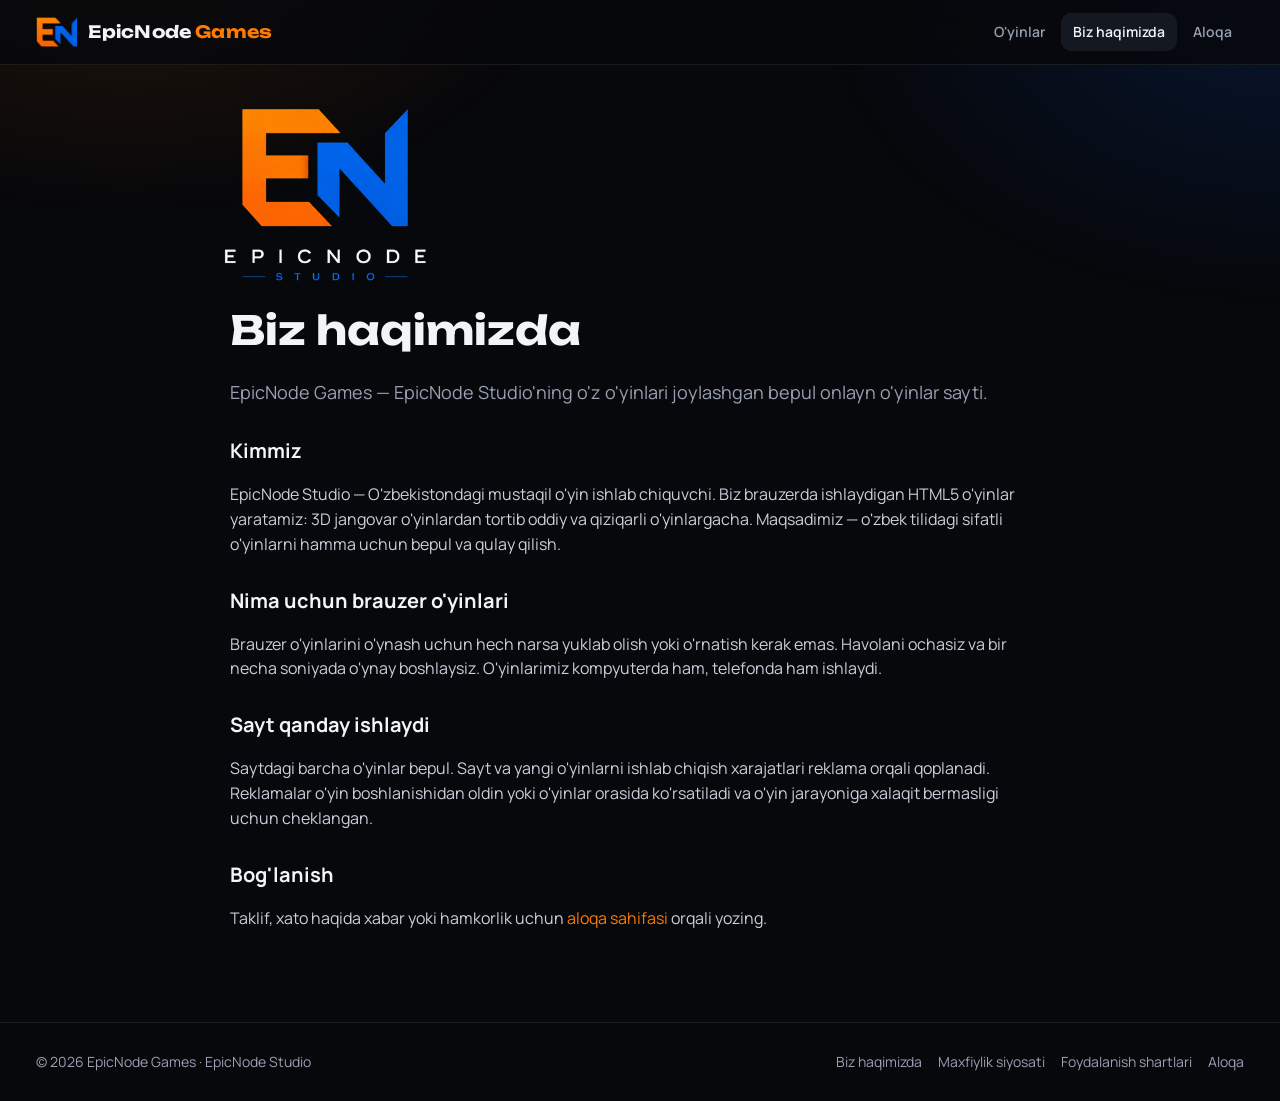
<file: about.html>
<!doctype html>
<html lang="uz">
<head>
<meta charset="utf-8">
<meta name="viewport" content="width=device-width, initial-scale=1, viewport-fit=cover">
<title>Biz haqimizda | EpicNode Games</title>
<meta name="description" content="EpicNode Games va EpicNode Studio haqida.">

<meta name="theme-color" content="#07080b">
<meta property="og:title" content="Biz haqimizda | EpicNode Games">
<meta property="og:description" content="EpicNode Games va EpicNode Studio haqida.">
<meta property="og:image" content="https://janobotabek.github.io/epicnode-games/assets/og.jpg">
<link rel="canonical" href="https://janobotabek.github.io/epicnode-games/about.html">
<meta property="og:url" content="https://janobotabek.github.io/epicnode-games/about.html">
<meta property="og:site_name" content="EpicNode Games">
<meta name="twitter:card" content="summary_large_image">
<meta property="og:type" content="website">
<link rel="icon" type="image/png" href="assets/favicon.png">
<link rel="apple-touch-icon" href="assets/apple-touch-icon.png">
<link rel="preconnect" href="https://fonts.googleapis.com">
<link rel="preconnect" href="https://fonts.gstatic.com" crossorigin>
<link rel="stylesheet" href="https://fonts.googleapis.com/css2?family=Manrope:wght@400;600;700;800&family=Unbounded:wght@600;700&display=swap">
<link rel="stylesheet" href="assets/style.css">
<script src="assets/config.js"></script>

</head>
<body>
<header class="top"><div class="wrap">
<a class="brand" href="index.html"><img src="assets/logo-mark.png" alt="EpicNode Games" width="44" height="30"><b>EpicNode <span>Games</span></b></a>
<span style="margin-left:auto"></span>
<nav class="nav"><a href="index.html">O'yinlar</a><a href="about.html" aria-current="page">Biz haqimizda</a><a href="contact.html">Aloqa</a></nav>
</div></header>
<main class="wrap"><article class="page">
<img src="assets/logo-full.png" alt="EpicNode Studio logotipi" width="220" style="margin:0 0 12px -14px">
<h1>Biz haqimizda</h1>
<p class="lead">EpicNode Games — EpicNode Studio'ning o'z o'yinlari joylashgan bepul onlayn o'yinlar sayti.</p>
<h2>Kimmiz</h2>
<p>EpicNode Studio — O'zbekistondagi mustaqil o'yin ishlab chiquvchi. Biz brauzerda ishlaydigan HTML5 o'yinlar yaratamiz: 3D jangovar o'yinlardan tortib oddiy va qiziqarli o'yinlargacha. Maqsadimiz — o'zbek tilidagi sifatli o'yinlarni hamma uchun bepul va qulay qilish.</p>
<h2>Nima uchun brauzer o'yinlari</h2>
<p>Brauzer o'yinlarini o'ynash uchun hech narsa yuklab olish yoki o'rnatish kerak emas. Havolani ochasiz va bir necha soniyada o'ynay boshlaysiz. O'yinlarimiz kompyuterda ham, telefonda ham ishlaydi.</p>
<h2>Sayt qanday ishlaydi</h2>
<p>Saytdagi barcha o'yinlar bepul. Sayt va yangi o'yinlarni ishlab chiqish xarajatlari reklama orqali qoplanadi. Reklamalar o'yin boshlanishidan oldin yoki o'yinlar orasida ko'rsatiladi va o'yin jarayoniga xalaqit bermasligi uchun cheklangan.</p>
<h2>Bog'lanish</h2>
<p>Taklif, xato haqida xabar yoki hamkorlik uchun <a href="contact.html" style="color:var(--orange)">aloqa sahifasi</a> orqali yozing.</p>
</article></main>
<footer class="foot"><div class="wrap">
<div>© <span data-year></span> EpicNode Games · EpicNode Studio</div>
<nav><a href="about.html">Biz haqimizda</a><a href="privacy.html">Maxfiylik siyosati</a><a href="terms.html">Foydalanish shartlari</a><a href="contact.html">Aloqa</a></nav>
</div></footer>
<script src="assets/app.js"></script>
</body>
</html>
</file>
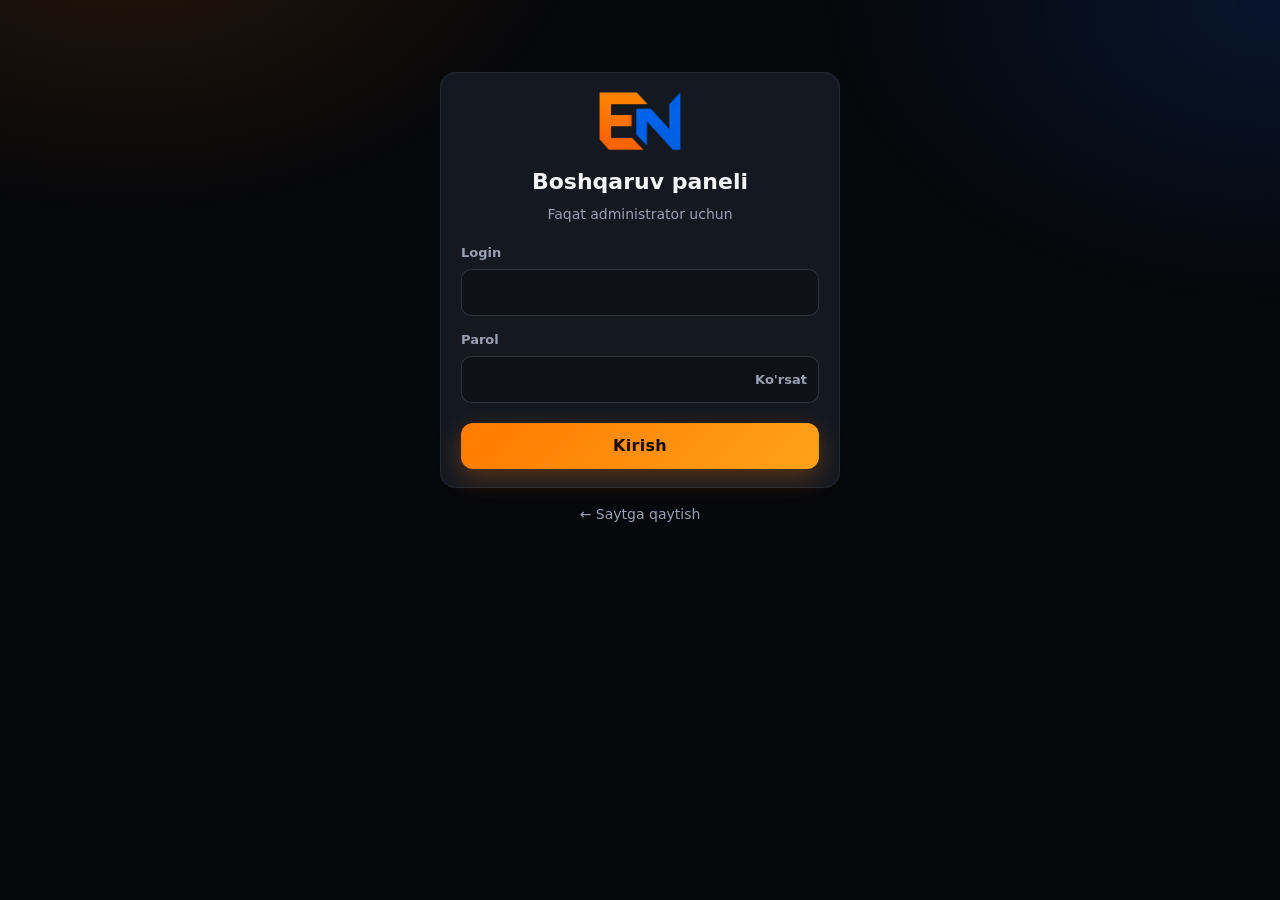
<file: admin.html>
<!doctype html>
<html lang="uz">
<head>
<meta charset="utf-8">
<meta name="viewport" content="width=device-width, initial-scale=1">
<title>Boshqaruv paneli | EpicNode Games</title>
<meta name="robots" content="noindex, nofollow, noarchive">
<meta name="referrer" content="no-referrer">
<meta http-equiv="Content-Security-Policy" content="default-src 'self'; script-src 'self' 'unsafe-inline'; style-src 'self' 'unsafe-inline' https://fonts.googleapis.com; font-src https://fonts.gstatic.com; img-src 'self' data: blob:; connect-src 'self' https://api.github.com; frame-ancestors 'none'; base-uri 'none'; form-action 'none'">
<link rel="icon" type="image/png" href="assets/favicon.png">
<link rel="stylesheet" href="https://fonts.googleapis.com/css2?family=Manrope:wght@400;600;700;800&family=Unbounded:wght@600;700&display=swap">
<link rel="stylesheet" href="assets/style.css">
<script src="assets/config.js"></script>
<style>
.adm{max-width:860px;margin:32px auto}
.adm h1{font-family:var(--display);font-size:28px;margin:0 0 4px}
.login{max-width:400px;margin:8vh auto}
.login .logo{display:block;width:84px;margin:0 auto 14px}
.step{display:flex;align-items:center;gap:10px;margin:0 0 12px}
.step i{font-style:normal;width:26px;height:26px;border-radius:50%;display:grid;place-items:center;font-size:13px;font-weight:800;background:var(--blue);flex-shrink:0}
.step.done i{background:var(--ok)}
.glist{display:grid;gap:8px}
.gi{display:flex;align-items:center;gap:12px;padding:10px;border:1px solid var(--line);border-radius:12px;background:var(--bg-2)}
.gi img{width:88px;aspect-ratio:16/9;object-fit:cover;border-radius:8px;background:#000}
.gi .t{flex:1;min-width:0}
.gi .t b{display:block}
.gi .t span{font-size:12px;color:var(--muted)}
.gi .acts{display:flex;gap:6px;flex-wrap:wrap;justify-content:flex-end}
.log{font-family:ui-monospace,Menlo,Consolas,monospace;font-size:12.5px;background:#05060a;border:1px solid var(--line);border-radius:10px;padding:10px 12px;max-height:220px;overflow:auto;white-space:pre-wrap;margin-top:12px}
.topline{display:flex;align-items:center;justify-content:space-between;gap:12px;flex-wrap:wrap;margin-bottom:18px}
.pwwrap{position:relative}
.pwwrap button{position:absolute;right:6px;top:50%;transform:translateY(-50%);background:none;border:0;color:var(--muted);cursor:pointer;font-size:13px;font-weight:700;padding:6px}
</style>
</head>
<body>
<main class="wrap">

<!-- ================= LOGIN ================= -->
<section id="loginView" class="login">
  <div class="panel">
    <img class="logo" src="assets/logo-mark.png" alt="">
    <h1 style="font-family:var(--display);font-size:22px;text-align:center;margin:0 0 4px">Boshqaruv paneli</h1>
    <p style="text-align:center;color:var(--muted);font-size:14px;margin:0 0 18px">Faqat administrator uchun</p>
    <form id="loginForm" autocomplete="on" novalidate>
      <div class="field"><label for="lu">Login</label><input id="lu" name="username" autocomplete="username" required spellcheck="false" autocapitalize="off"></div>
      <div class="field"><label for="lp">Parol</label>
        <div class="pwwrap"><input id="lp" name="password" type="password" autocomplete="current-password" required><button type="button" data-toggle="lp">Ko'rsat</button></div></div>
      <div id="loginMsg" class="note err hidden" role="alert"></div>
      <button class="btn" style="width:100%;margin-top:6px" id="loginBtn" type="submit">Kirish</button>
    </form>
  </div>
  <p style="text-align:center;margin-top:14px"><a href="index.html" style="color:var(--muted);font-size:14px">← Saytga qaytish</a></p>
</section>

<!-- ================= PANEL ================= -->
<section id="panelView" class="adm hidden">
  <div class="topline">
    <div><h1>Boshqaruv paneli</h1><span style="color:var(--muted);font-size:14px">EpicNode Games</span></div>
    <button class="btn ghost small" id="logoutBtn" type="button">Chiqish</button>
  </div>

  <!-- 1. GitHub -->
  <div class="panel" id="ghPanel">
    <div class="step" id="ghStep"><i>1</i><h3 style="margin:0">GitHub'ga ulanish</h3></div>
    <p style="font-size:14px">O'yinlar saytning GitHub omboriga saqlanadi: <b id="repoName"></b>. Buning uchun faqat shu omborga ruxsati bor <b>fine-grained token</b> kerak (Contents: Read and write). Token faqat shu brauzer oynasi ochiq turganda saqlanadi va hech qayerga yozilmaydi.</p>
    <div id="ghForm">
      <div class="field"><label for="ghToken">GitHub token</label>
        <div class="pwwrap"><input id="ghToken" type="password" autocomplete="off" spellcheck="false" placeholder="github_pat_..."><button type="button" data-toggle="ghToken">Ko'rsat</button></div>
        <small>Tokenni olish: GitHub → Settings → Developer settings → Fine-grained tokens → Generate new token.</small></div>
      <button class="btn blue small" id="ghBtn" type="button">Ulash</button>
    </div>
    <div id="ghOk" class="note ok hidden"></div>
    <div id="ghErr" class="note err hidden" role="alert" style="margin-top:10px"></div>
  </div>

  <div class="panel">
    <h3 style="margin:0 0 6px">📊 Statistika</h3>
    <p style="font-size:14px;margin:0 0 12px">Tashriflar, o'yinlar necha marta ishga tushirilgani, davlatlar va qurilmalar Google Analytics'da ko'rinadi. O'yinlar bo'yicha hisobot: <b>Reports → Engagement → Events → game_start</b>.</p>
    <a class="btn blue small" href="https://analytics.google.com/" target="_blank" rel="noopener noreferrer">Google Analytics'ni ochish ↗</a>
  </div>

  <div id="needGh" class="note info" style="margin-top:16px">O'yin qo'shish va boshqarish uchun avval GitHub'ga ulaning.</div>

  <div id="ghArea" class="hidden">
  <!-- 2. Games list -->
  <div class="panel">
    <div class="step"><i>2</i><h3 style="margin:0">Saytdagi o'yinlar</h3></div>
    <div class="glist" id="glist"></div>
  </div>

  <!-- 3. Add game -->
  <div class="panel">
    <div class="step"><i>3</i><h3 style="margin:0">Yangi o'yin qo'shish</h3></div>
    <form id="addForm" novalidate>
      <div class="row2">
        <div class="field"><label for="fTitle">O'yin nomi *</label><input id="fTitle" required maxlength="60"></div>
        <div class="field"><label for="fId">Manzil (ID) *</label><input id="fId" required pattern="[a-z0-9-]{2,40}" maxlength="40" spellcheck="false"><small>Faqat kichik lotin harflar, raqam va "-". Masalan: shahar-mushti</small></div>
      </div>
      <div class="row2">
        <div class="field"><label for="fCat">Toifa *</label><input id="fCat" list="catList" required maxlength="30" placeholder="Jang, Poyga, Boshqotirma..."><datalist id="catList"></datalist></div>
        <div class="field"><label for="fAge">Yosh belgisi</label><select id="fAge"><option value="">Barcha yoshlar</option><option>7+</option><option>12+</option><option>16+</option><option>18+</option></select></div>
      </div>
      <div class="field"><label for="fTags">Teglar</label><input id="fTags" placeholder="3D, Sandbox, Shahar" maxlength="120"><small>Vergul bilan ajrating.</small></div>
      <div class="field"><label for="fShort">Qisqa tavsif * (kartochka va qidiruv uchun)</label><input id="fShort" required maxlength="160"></div>
      <div class="field"><label for="fDesc">To'liq tavsif *</label><textarea id="fDesc" required maxlength="3000"></textarea><small>Kamida 2–3 gap yozing — AdSense o'z matni bor sahifalarni yaxshi ko'radi.</small></div>
      <div class="field"><label for="fHow">Qanday o'ynash (har qator — bitta qadam)</label><textarea id="fHow" maxlength="1500"></textarea></div>
      <div class="field"><label for="fCtl">Boshqaruv (har qator: <code>Tugma = Harakat</code>)</label><textarea id="fCtl" maxlength="1500" placeholder="W A S D = Yurish&#10;Space = Sakrash"></textarea></div>
      <div class="row2">
        <div class="field"><label for="fThumb">Muqova rasmi * (16:9, JPG/PNG/WebP, 1 MB gacha)</label><input id="fThumb" type="file" accept="image/jpeg,image/png,image/webp" required></div>
        <div class="field"><label>O'yin fayllari *</label>
          <input id="fGame" type="file" accept=".html,.htm">
          <small>Bitta HTML fayl yoki pastdan butun papka:</small>
          <input id="fFolder" type="file" webkitdirectory multiple>
          <small>Papkada <code>index.html</code> bo'lishi shart.</small></div>
      </div>
      <img id="thumbPrev" alt="" class="hidden" style="width:260px;aspect-ratio:16/9;object-fit:cover;border-radius:10px;margin:0 0 14px">
      <label style="display:flex;gap:8px;align-items:center;margin-bottom:14px;font-size:14px"><input type="checkbox" id="fFeat"> Bosh sahifada tanlangan o'yin qilib ko'rsatish</label>
      <div id="addMsg" class="note hidden" role="status"></div>
      <button class="btn" id="addBtn" type="submit" style="margin-top:10px">Saytga joylash</button>
      <div class="log hidden" id="addLog"></div>
    </form>
  </div>

  <!-- 4. Password -->
  <div class="panel">
    <div class="step"><i>4</i><h3 style="margin:0">Login va parolni o'zgartirish</h3></div>
    <form id="pwForm" novalidate>
      <div class="row2">
        <div class="field"><label for="nU">Yangi login</label><input id="nU" autocomplete="username" required minlength="4" spellcheck="false"></div>
        <div class="field"><label for="nP">Yangi parol (kamida 12 belgi)</label><input id="nP" type="password" autocomplete="new-password" required minlength="12"></div>
      </div>
      <div id="pwMsg" class="note hidden" role="status"></div>
      <button class="btn ghost small" id="pwBtn" type="submit" style="margin-top:8px">Saqlash</button>
    </form>
  </div>
  </div>
</section>
</main>

<script>
(function(){
'use strict';
const C = window.EPICNODE || {};
const GH = C.github || {};
const $ = s => document.querySelector(s);
const enc = new TextEncoder();
const esc = s => String(s == null ? '' : s).replace(/[&<>"']/g, c => ({'&':'&amp;','<':'&lt;','>':'&gt;','"':'&quot;',"'":'&#39;'}[c]));
const SESSION_MS = 2 * 60 * 60 * 1000;   // 2 soat
const store = { get(k){ try{return sessionStorage.getItem(k);}catch(e){return null;} },
                set(k,v){ try{sessionStorage.setItem(k,v);}catch(e){} },
                del(k){ try{sessionStorage.removeItem(k);}catch(e){} } };
const lstore = { get(k){ try{return localStorage.getItem(k);}catch(e){return null;} },
                 set(k,v){ try{localStorage.setItem(k,v);}catch(e){} } };

document.querySelectorAll('[data-toggle]').forEach(b => b.addEventListener('click', () => {
  const i = document.getElementById(b.dataset.toggle);
  i.type = i.type === 'password' ? 'text' : 'password';
  b.textContent = i.type === 'password' ? "Ko'rsat" : 'Yashir';
}));

/* ---------- kriptografiya ---------- */
const b64 = buf => { let s=''; const a=new Uint8Array(buf); for(let i=0;i<a.length;i+=0x8000) s+=String.fromCharCode.apply(null,a.subarray(i,i+0x8000)); return btoa(s); };
const unb64 = s => Uint8Array.from(atob(s), c => c.charCodeAt(0));
async function pbkdf2(user, pass, saltBytes, iterations){
  const key = await crypto.subtle.importKey('raw', enc.encode(user + ':' + pass), 'PBKDF2', false, ['deriveBits']);
  return new Uint8Array(await crypto.subtle.deriveBits({name:'PBKDF2', hash:'SHA-256', salt:saltBytes, iterations}, key, 256));
}
function safeEq(a, b){ if(a.length!==b.length) return false; let d=0; for(let i=0;i<a.length;i++) d|=a[i]^b[i]; return d===0; }

/* ---------- login (urinishlar cheklangan) ---------- */
const LOCK_KEY = 'en_adm_lock';
function lockState(){ try{ return JSON.parse(lstore.get(LOCK_KEY)) || {n:0,until:0}; }catch(e){ return {n:0,until:0}; } }
function showLoginMsg(t){ const m=$('#loginMsg'); m.textContent=t; m.classList.remove('hidden'); }

function sessionValid(){ const t = +store.get('en_adm_until') || 0; return t > Date.now(); }
function openPanel(){ $('#loginView').classList.add('hidden'); $('#panelView').classList.remove('hidden'); initPanel(); }

$('#loginForm').addEventListener('submit', async e => {
  e.preventDefault();
  const st = lockState();
  if (st.until > Date.now()) { showLoginMsg(`Juda ko'p noto'g'ri urinish. ${Math.ceil((st.until-Date.now())/60000)} daqiqadan keyin qayta urining.`); return; }
  const u = $('#lu').value.trim(), p = $('#lp').value;
  if (!u || !p) { showLoginMsg('Login va parolni kiriting.'); return; }
  const btn = $('#loginBtn'); btn.disabled = true; btn.textContent = 'Tekshirilmoqda...';
  try {
    const auth = await (await fetch('admin-auth.json', {cache:'no-store'})).json();
    const h = await pbkdf2(u, p, unb64(auth.salt), auth.iterations);
    if (safeEq(h, unb64(auth.hash))) {
      lstore.set(LOCK_KEY, JSON.stringify({n:0,until:0}));
      store.set('en_adm_until', String(Date.now() + SESSION_MS));
      $('#lp').value = '';
      openPanel();
    } else {
      st.n++;
      if (st.n >= 5) { st.until = Date.now() + Math.min(60, 5 * Math.pow(2, st.n - 5)) * 60000; }
      lstore.set(LOCK_KEY, JSON.stringify(st));
      showLoginMsg(st.until > Date.now() ? "Juda ko'p noto'g'ri urinish. Kirish vaqtincha bloklandi." : `Login yoki parol noto'g'ri. (${st.n}/5)`);
    }
  } catch (err) {
    showLoginMsg("Tekshirib bo'lmadi. Sahifa sayt manzili orqali ochilganini tekshiring.");
  } finally { btn.disabled = false; btn.textContent = 'Kirish'; }
});
$('#logoutBtn').addEventListener('click', () => { store.del('en_adm_until'); store.del('en_gh'); location.reload(); });

/* ---------- GitHub API ---------- */
let token = store.get('en_gh') || '';
const api = (path, opt={}) => fetch('https://api.github.com/repos/' + GH.owner + '/' + GH.repo + path, {
  ...opt, headers: { 'Accept':'application/vnd.github+json', 'Authorization':'Bearer ' + token, 'X-GitHub-Api-Version':'2022-11-28', ...(opt.headers||{}) }
});
async function apiJson(path, opt){ const r = await api(path, opt); const j = await r.json().catch(()=>({})); if(!r.ok){ const e=new Error(j.message||('HTTP '+r.status)); e.status=r.status; throw e; } return j; }
const enc64 = buf => b64(buf);
const utf8b64 = s => b64(enc.encode(s));
const fromb64utf8 = s => new TextDecoder().decode(unb64(s.replace(/\n/g,'')));

async function getFile(path){
  try { const j = await apiJson('/contents/' + encodeURI(path) + '?ref=' + encodeURIComponent(GH.branch)); return j; }
  catch(e){ if(e.status===404) return null; throw e; }
}
async function putFile(path, contentB64, message){
  const old = await getFile(path);
  const body = { message, content: contentB64, branch: GH.branch };
  if (old && old.sha) body.sha = old.sha;
  return apiJson('/contents/' + encodeURI(path), { method:'PUT', body: JSON.stringify(body) });
}
async function readCatalog(){
  const f = await getFile('games.json');
  if (!f) return { data:{games:[]}, sha:null };
  return { data: JSON.parse(fromb64utf8(f.content)), sha: f.sha };
}
async function writeCatalog(data, sha, message){
  const body = { message, content: utf8b64(JSON.stringify(data, null, 2) + '\n'), branch: GH.branch };
  if (sha) body.sha = sha;
  return apiJson('/contents/games.json', { method:'PUT', body: JSON.stringify(body) });
}

/* sitemap.xml ni katalogdan qayta yaratish (Google qidiruvi uchun) */
async function writeSitemap(games){
  try {
    const base = location.href.split('#')[0].split('?')[0].replace(/admin\.html$/, '');
    const day = new Date().toISOString().slice(0,10);
    const xe = s => s.replace(/&/g,'&amp;').replace(/</g,'&lt;');
    const urls = ['', ...games.filter(g => !g.hidden).map(g => 'game.html?id=' + encodeURIComponent(g.id)),
                  'about.html','contact.html','privacy.html','terms.html'];
    const xml = '<?xml version="1.0" encoding="UTF-8"?>\n<urlset xmlns="http://www.sitemaps.org/schemas/sitemap/0.9">\n' +
      urls.map(u => `  <url><loc>${xe(base + u)}</loc><lastmod>${day}</lastmod></url>`).join('\n') + '\n</urlset>\n';
    await putFile('sitemap.xml', utf8b64(xml), 'Sitemap yangilandi');
  } catch(e){ console.warn('sitemap yangilanmadi', e); }
}

function setGhUi(ok, info){
  $('#ghForm').classList.toggle('hidden', ok);
  $('#ghOk').classList.toggle('hidden', !ok);
  $('#ghArea').classList.toggle('hidden', !ok);
  $('#needGh').classList.toggle('hidden', ok);
  $('#ghStep').classList.toggle('done', ok);
  if (ok) $('#ghOk').innerHTML = '✓ Ulandi: <b>' + esc(GH.owner + '/' + GH.repo) + '</b>' + (info ? ' · ' + esc(info) : '') +
    ' &nbsp;<button class="btn ghost small" type="button" id="ghOff" style="height:28px">Uzish</button>';
  const off = document.getElementById('ghOff');
  if (off) off.addEventListener('click', () => { token=''; store.del('en_gh'); setGhUi(false); });
}
async function connectGh(){
  const err = $('#ghErr'); err.classList.add('hidden');
  try {
    const repo = await apiJson('');
    if (!repo.permissions || !repo.permissions.push) throw new Error("Bu tokenda omborga yozish ruxsati yo'q (Contents: Read and write kerak).");
    store.set('en_gh', token);
    setGhUi(true, repo.private ? 'yopiq ombor' : 'ochiq ombor');
    refreshList();
  } catch(e){
    token=''; store.del('en_gh'); setGhUi(false);
    err.textContent = e.status===401 ? "Token noto'g'ri yoki muddati o'tgan." : e.status===404 ? "Ombor topilmadi yoki token unga ruxsat bermaydi: " + GH.owner + '/' + GH.repo : (e.message || 'Xato');
    err.classList.remove('hidden');
  }
}
$('#ghBtn').addEventListener('click', () => { token = $('#ghToken').value.trim(); $('#ghToken').value=''; if(token) connectGh(); });

/* ---------- o'yinlar ro'yxati ---------- */
async function refreshList(){
  const el = $('#glist'); el.innerHTML = '<p style="color:var(--muted);margin:0">Yuklanmoqda...</p>';
  try {
    const { data } = await readCatalog();
    const games = data.games || [];
    $('#catList').innerHTML = [...new Set(games.map(g=>g.category).filter(Boolean))].map(c=>`<option value="${esc(c)}">`).join('');
    if (!games.length) { el.innerHTML = '<p style="color:var(--muted);margin:0">Hali o\'yin yo\'q.</p>'; return; }
    el.innerHTML = games.map(g => `<div class="gi" data-id="${esc(g.id)}">
      <img src="${esc(g.thumb)}" alt="">
      <div class="t"><b>${esc(g.title)}${g.featured?' ★':''}</b><span>${esc(g.category||'')} · ${g.hidden?'<span style="color:#ffb3b4">yashirilgan</span>':'saytda ko\'rinadi'}</span></div>
      <div class="acts">
        <button class="btn ghost small" data-a="feat">${g.featured?'★ Tanlangan':'☆ Tanlash'}</button>
        <button class="btn ghost small" data-a="hide">${g.hidden?'Ko\'rsatish':'Yashirish'}</button>
      </div></div>`).join('');
  } catch(e){ el.innerHTML = '<div class="note err">' + esc(e.message) + '</div>'; }
}
$('#glist').addEventListener('click', async e => {
  const b = e.target.closest('button[data-a]'); if(!b) return;
  const id = b.closest('.gi').dataset.id; b.disabled = true;
  try {
    const { data, sha } = await readCatalog();
    const g = (data.games||[]).find(x=>x.id===id); if(!g) throw new Error("O'yin topilmadi");
    if (b.dataset.a==='hide') g.hidden = !g.hidden;
    if (b.dataset.a==='feat') { const v=!g.featured; data.games.forEach(x=>x.featured=false); g.featured=v; }
    await writeCatalog(data, sha, `Admin: ${g.title} sozlamasi o'zgardi`);
    if (b.dataset.a==='hide') await writeSitemap(data.games);
    await refreshList();
  } catch(err){ alert('Xato: ' + err.message); b.disabled=false; }
});

/* ---------- o'yin qo'shish ---------- */
const slug = s => s.toLowerCase().replace(/[ʻʼ'`’‘]/g,'').replace(/[^a-z0-9]+/g,'-').replace(/^-+|-+$/g,'').slice(0,40);
let idTouched = false;
$('#fTitle').addEventListener('input', () => { if(!idTouched) $('#fId').value = slug($('#fTitle').value); });
$('#fId').addEventListener('input', () => { idTouched = true; });
$('#fThumb').addEventListener('change', () => {
  const f = $('#fThumb').files[0], img = $('#thumbPrev');
  if (f) { img.src = URL.createObjectURL(f); img.classList.remove('hidden'); } else img.classList.add('hidden');
});
$('#fGame').addEventListener('change', () => { if($('#fGame').files.length) $('#fFolder').value=''; });
$('#fFolder').addEventListener('change', () => { if($('#fFolder').files.length) $('#fGame').value=''; });

function addMsg(t, kind){ const m=$('#addMsg'); m.className='note '+kind; m.textContent=t; m.classList.remove('hidden'); }
function logLine(t){ const l=$('#addLog'); l.classList.remove('hidden'); l.textContent += t + '\n'; l.scrollTop = l.scrollHeight; }
const readBuf = f => new Promise((res,rej)=>{ const r=new FileReader(); r.onload=()=>res(r.result); r.onerror=()=>rej(r.error); r.readAsArrayBuffer(f); });

$('#addForm').addEventListener('submit', async e => {
  e.preventDefault();
  $('#addMsg').classList.add('hidden'); $('#addLog').textContent='';
  const title=$('#fTitle').value.trim(), id=$('#fId').value.trim(), cat=$('#fCat').value.trim(),
        short=$('#fShort').value.trim(), desc=$('#fDesc').value.trim(), thumb=$('#fThumb').files[0];
  if (!title || !id || !cat || !short || !desc) return addMsg("Yulduzchali (*) maydonlarni to'ldiring.", 'err');
  if (!/^[a-z0-9-]{2,40}$/.test(id)) return addMsg("ID faqat kichik lotin harflar, raqam va \"-\" dan iborat bo'lsin.", 'err');
  if (!thumb) return addMsg('Muqova rasmini tanlang.', 'err');
  if (thumb.size > 1024*1024) return addMsg('Muqova rasmi 1 MB dan katta. Kichikroq rasm tanlang.', 'err');

  // o'yin fayllari
  let files = [];
  const single = $('#fGame').files[0], folder = [...$('#fFolder').files];
  if (single) files = [{ rel:'index.html', file: single }];
  else if (folder.length) {
    const root = (folder[0].webkitRelativePath || '').split('/')[0];
    files = folder.filter(f => !/(^|\/)\.[^/]+/.test(f.webkitRelativePath))
      .map(f => ({ rel: f.webkitRelativePath.slice(root.length + 1), file: f }));
    if (!files.some(f => f.rel === 'index.html')) return addMsg("Papkada index.html topilmadi.", 'err');
  } else return addMsg("O'yin faylini (HTML) yoki papkasini tanlang.", 'err');
  const big = files.find(f => f.file.size > 25*1024*1024);
  if (big) return addMsg(`${big.rel} fayli 25 MB dan katta — GitHub orqali yuklab bo'lmaydi.`, 'err');
  if (files.length > 120) return addMsg("Papkada fayllar juda ko'p (120 tadan ortiq).", 'err');

  const btn = $('#addBtn'); btn.disabled = true; btn.textContent = 'Joylanmoqda...';
  try {
    const { data } = await readCatalog();
    if ((data.games||[]).some(g => g.id === id) && !confirm(`"${id}" ID li o'yin bor. Uning fayllari va ma'lumotlari yangilansinmi?`)) throw new Error('Bekor qilindi');
    const base = 'games/' + id + '/';
    const ext = (thumb.type === 'image/png') ? 'png' : (thumb.type === 'image/webp') ? 'webp' : 'jpg';
    let i = 0;
    for (const f of files) {
      i++; logLine(`[${i}/${files.length}] ${f.rel} yuklanmoqda...`);
      await putFile(base + f.rel, enc64(await readBuf(f.file)), `O'yin: ${title} — ${f.rel}`);
    }
    logLine('Muqova rasmi yuklanmoqda...');
    await putFile(base + 'thumb.' + ext, enc64(await readBuf(thumb)), `O'yin: ${title} — muqova`);

    const lines = s => s.split('\n').map(x=>x.trim()).filter(Boolean);
    const entry = {
      id, title, category: cat,
      tags: $('#fTags').value.split(',').map(x=>x.trim()).filter(Boolean).slice(0,8),
      thumb: base + 'thumb.' + ext, path: base + 'index.html',
      featured: $('#fFeat').checked, added: new Date().toISOString().slice(0,10),
      short, description: desc, howto: lines($('#fHow').value),
      controls: lines($('#fCtl').value).map(l => { const k=l.indexOf('='); return k>0 ? [l.slice(0,k).trim(), l.slice(k+1).trim()] : [l,'']; }),
      mobile: true
    };
    if ($('#fAge').value) entry.age = $('#fAge').value;
    logLine('Katalog yangilanmoqda...');
    // katalogni qayta o'qiymiz — yuklash paytida o'zgargan bo'lishi mumkin
    const cur = await readCatalog();
    cur.data.games = cur.data.games || [];
    if (entry.featured) cur.data.games.forEach(g => g.featured = false);
    const idx = cur.data.games.findIndex(g => g.id === id);
    if (idx >= 0) cur.data.games[idx] = { ...cur.data.games[idx], ...entry }; else cur.data.games.unshift(entry);
    await writeCatalog(cur.data, cur.sha, `O'yin qo'shildi: ${title}`);
    logLine('Sitemap yangilanmoqda...');
    await writeSitemap(cur.data.games);
    logLine('Tayyor ✓');
    addMsg(`"${title}" saytga joylandi. Sayt 1–2 daqiqada yangilanadi.`, 'ok');
    $('#addForm').reset(); $('#thumbPrev').classList.add('hidden'); idTouched = false;
    refreshList();
  } catch(err){
    logLine('XATO: ' + err.message);
    addMsg(err.message === 'Bekor qilindi' ? 'Bekor qilindi.' : "Joylab bo'lmadi: " + err.message, 'err');
  } finally { btn.disabled = false; btn.textContent = 'Saytga joylash'; }
});

/* ---------- parolni o'zgartirish ---------- */
$('#pwForm').addEventListener('submit', async e => {
  e.preventDefault();
  const m = $('#pwMsg'), u = $('#nU').value.trim(), p = $('#nP').value;
  const show = (t,k) => { m.className='note '+k; m.textContent=t; m.classList.remove('hidden'); };
  if (u.length < 4) return show("Login kamida 4 belgi bo'lsin.", 'err');
  if (p.length < 12) return show("Parol kamida 12 belgi bo'lsin.", 'err');
  if (!(/[a-z]/.test(p) && /[A-Z]/.test(p) && /\d/.test(p))) return show("Parolda katta harf, kichik harf va raqam bo'lsin.", 'err');
  const btn = $('#pwBtn'); btn.disabled = true;
  try {
    const salt = crypto.getRandomValues(new Uint8Array(16)), iterations = 310000;
    const h = await pbkdf2(u, p, salt, iterations);
    const json = JSON.stringify({ v:1, salt:b64(salt), iterations, hash:b64(h),
      note:"Bu faylda parolning o'zi yo'q, faqat PBKDF2 xeshi. Parolni admin paneldan o'zgartiring." }, null, 2) + '\n';
    await putFile('admin-auth.json', utf8b64(json), 'Admin: parol yangilandi');
    $('#nP').value = '';
    show('Saqlandi. Yangi login va parol 1–2 daqiqada kuchga kiradi.', 'ok');
  } catch(err){ show('Saqlab bo\'lmadi: ' + err.message, 'err'); }
  finally { btn.disabled = false; }
});

/* ---------- start ---------- */
function initPanel(){
  $('#repoName').textContent = GH.owner + '/' + GH.repo + ' (' + GH.branch + ')';
  if (token) connectGh(); else setGhUi(false);
}
if (sessionValid()) openPanel();
})();
</script>
</body>
</html>
</file>
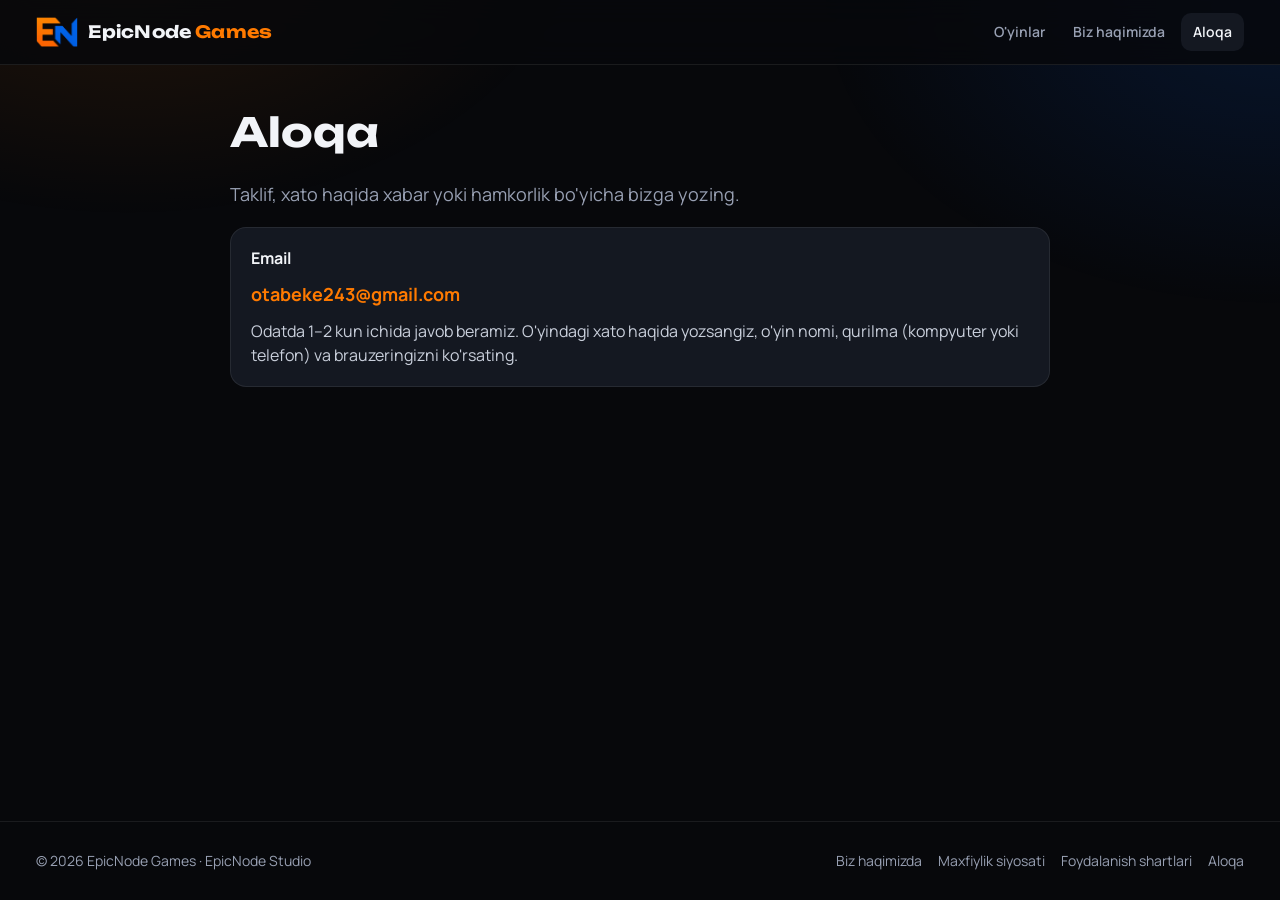
<file: contact.html>
<!doctype html>
<html lang="uz">
<head>
<meta charset="utf-8">
<meta name="viewport" content="width=device-width, initial-scale=1, viewport-fit=cover">
<title>Aloqa | EpicNode Games</title>
<meta name="description" content="EpicNode Games bilan bog'lanish.">

<meta name="theme-color" content="#07080b">
<meta property="og:title" content="Aloqa | EpicNode Games">
<meta property="og:description" content="EpicNode Games bilan bog'lanish.">
<meta property="og:image" content="https://janobotabek.github.io/epicnode-games/assets/og.jpg">
<link rel="canonical" href="https://janobotabek.github.io/epicnode-games/contact.html">
<meta property="og:url" content="https://janobotabek.github.io/epicnode-games/contact.html">
<meta property="og:site_name" content="EpicNode Games">
<meta name="twitter:card" content="summary_large_image">
<meta property="og:type" content="website">
<link rel="icon" type="image/png" href="assets/favicon.png">
<link rel="apple-touch-icon" href="assets/apple-touch-icon.png">
<link rel="preconnect" href="https://fonts.googleapis.com">
<link rel="preconnect" href="https://fonts.gstatic.com" crossorigin>
<link rel="stylesheet" href="https://fonts.googleapis.com/css2?family=Manrope:wght@400;600;700;800&family=Unbounded:wght@600;700&display=swap">
<link rel="stylesheet" href="assets/style.css">
<script src="assets/config.js"></script>

</head>
<body>
<header class="top"><div class="wrap">
<a class="brand" href="index.html"><img src="assets/logo-mark.png" alt="EpicNode Games" width="44" height="30"><b>EpicNode <span>Games</span></b></a>
<span style="margin-left:auto"></span>
<nav class="nav"><a href="index.html">O'yinlar</a><a href="about.html">Biz haqimizda</a><a href="contact.html" aria-current="page">Aloqa</a></nav>
</div></header>
<main class="wrap"><article class="page">
<h1>Aloqa</h1>
<p class="lead">Taklif, xato haqida xabar yoki hamkorlik bo'yicha bizga yozing.</p>
<div class="panel">
<h3>Email</h3>
<p><a data-email style="color:var(--orange);font-weight:700;font-size:18px"></a></p>
<p style="margin:0">Odatda 1–2 kun ichida javob beramiz. O'yindagi xato haqida yozsangiz, o'yin nomi, qurilma (kompyuter yoki telefon) va brauzeringizni ko'rsating.</p>
</div>
</article></main>
<footer class="foot"><div class="wrap">
<div>© <span data-year></span> EpicNode Games · EpicNode Studio</div>
<nav><a href="about.html">Biz haqimizda</a><a href="privacy.html">Maxfiylik siyosati</a><a href="terms.html">Foydalanish shartlari</a><a href="contact.html">Aloqa</a></nav>
</div></footer>
<script src="assets/app.js"></script>
</body>
</html>
</file>
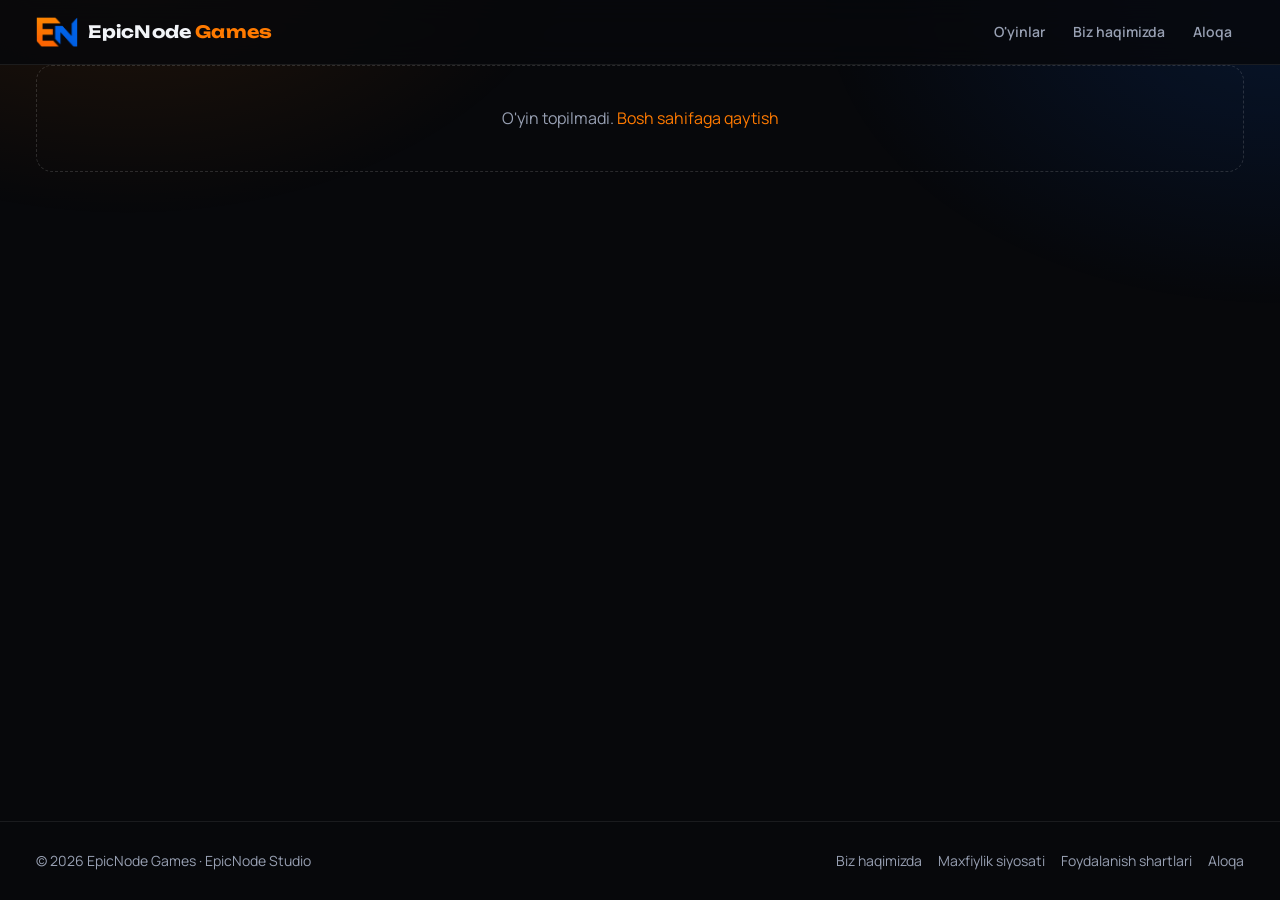
<file: game.html>
<!doctype html>
<html lang="uz">
<head>
<meta charset="utf-8">
<meta name="viewport" content="width=device-width, initial-scale=1, viewport-fit=cover">
<title>O'ynash | EpicNode Games</title>
<meta name="description" content="EpicNode Games'da bepul onlayn o'ynang.">

<meta name="theme-color" content="#07080b">
<meta property="og:title" content="O'ynash | EpicNode Games">
<meta property="og:description" content="EpicNode Games'da bepul onlayn o'ynang.">
<meta property="og:image" content="https://janobotabek.github.io/epicnode-games/assets/og.jpg">
<meta property="og:site_name" content="EpicNode Games">
<meta property="og:type" content="website">
<link rel="icon" type="image/png" href="assets/favicon.png">
<link rel="apple-touch-icon" href="assets/apple-touch-icon.png">
<link rel="preconnect" href="https://fonts.googleapis.com">
<link rel="preconnect" href="https://fonts.gstatic.com" crossorigin>
<link rel="stylesheet" href="https://fonts.googleapis.com/css2?family=Manrope:wght@400;600;700;800&family=Unbounded:wght@600;700&display=swap">
<link rel="stylesheet" href="assets/style.css">
<script src="assets/config.js"></script>

</head>
<body>
<header class="top"><div class="wrap">
<a class="brand" href="index.html"><img src="assets/logo-mark.png" alt="EpicNode Games" width="44" height="30"><b>EpicNode <span>Games</span></b></a>
<span style="margin-left:auto"></span>
<nav class="nav"><a href="index.html">O'yinlar</a><a href="about.html">Biz haqimizda</a><a href="contact.html">Aloqa</a></nav>
</div></header>
<main class="wrap" id="gameMain">
<div class="gp">
<div>
<div class="stage" id="stage">
<div class="cover" id="cover" role="button" tabindex="0" aria-label="O'yinni boshlash">
<img id="coverImg" alt="">
<div class="c-in"><div class="bigplay"><svg width="34" height="34" viewBox="0 0 24 24" fill="#140a00"><path d="M7 4v16l13-8z"/></svg></div>
<h1 id="coverTitle"></h1><span class="btn">O'ynash</span></div>
</div>
</div>
<div class="bar"><h2 id="gTitle"></h2>
<button class="btn ghost small" id="restartBtn" type="button">↻ Qayta yuklash</button>
<button class="btn blue small" id="fsBtn" type="button">⛶ To'liq ekran</button></div>
<div class="panel"><h3>O'yin haqida</h3><p id="gDesc"></p><div class="tags" id="gTags"></div></div>
<div class="panel" id="howPanel"><h3>Qanday o'ynash kerak</h3><ol id="gHow"></ol></div>
<div class="panel" id="ctlPanel"><h3>Boshqaruv</h3><div class="keys" id="gKeys"></div></div>
</div>
<aside class="side"><div class="panel" style="margin-top:0"><h3>Boshqa o'yinlar</h3><div id="more"></div></div></aside>
</div>
</main>
<footer class="foot"><div class="wrap">
<div>© <span data-year></span> EpicNode Games · EpicNode Studio</div>
<nav><a href="about.html">Biz haqimizda</a><a href="privacy.html">Maxfiylik siyosati</a><a href="terms.html">Foydalanish shartlari</a><a href="contact.html">Aloqa</a></nav>
</div></footer>
<script src="assets/app.js"></script>
</body>
</html>
</file>
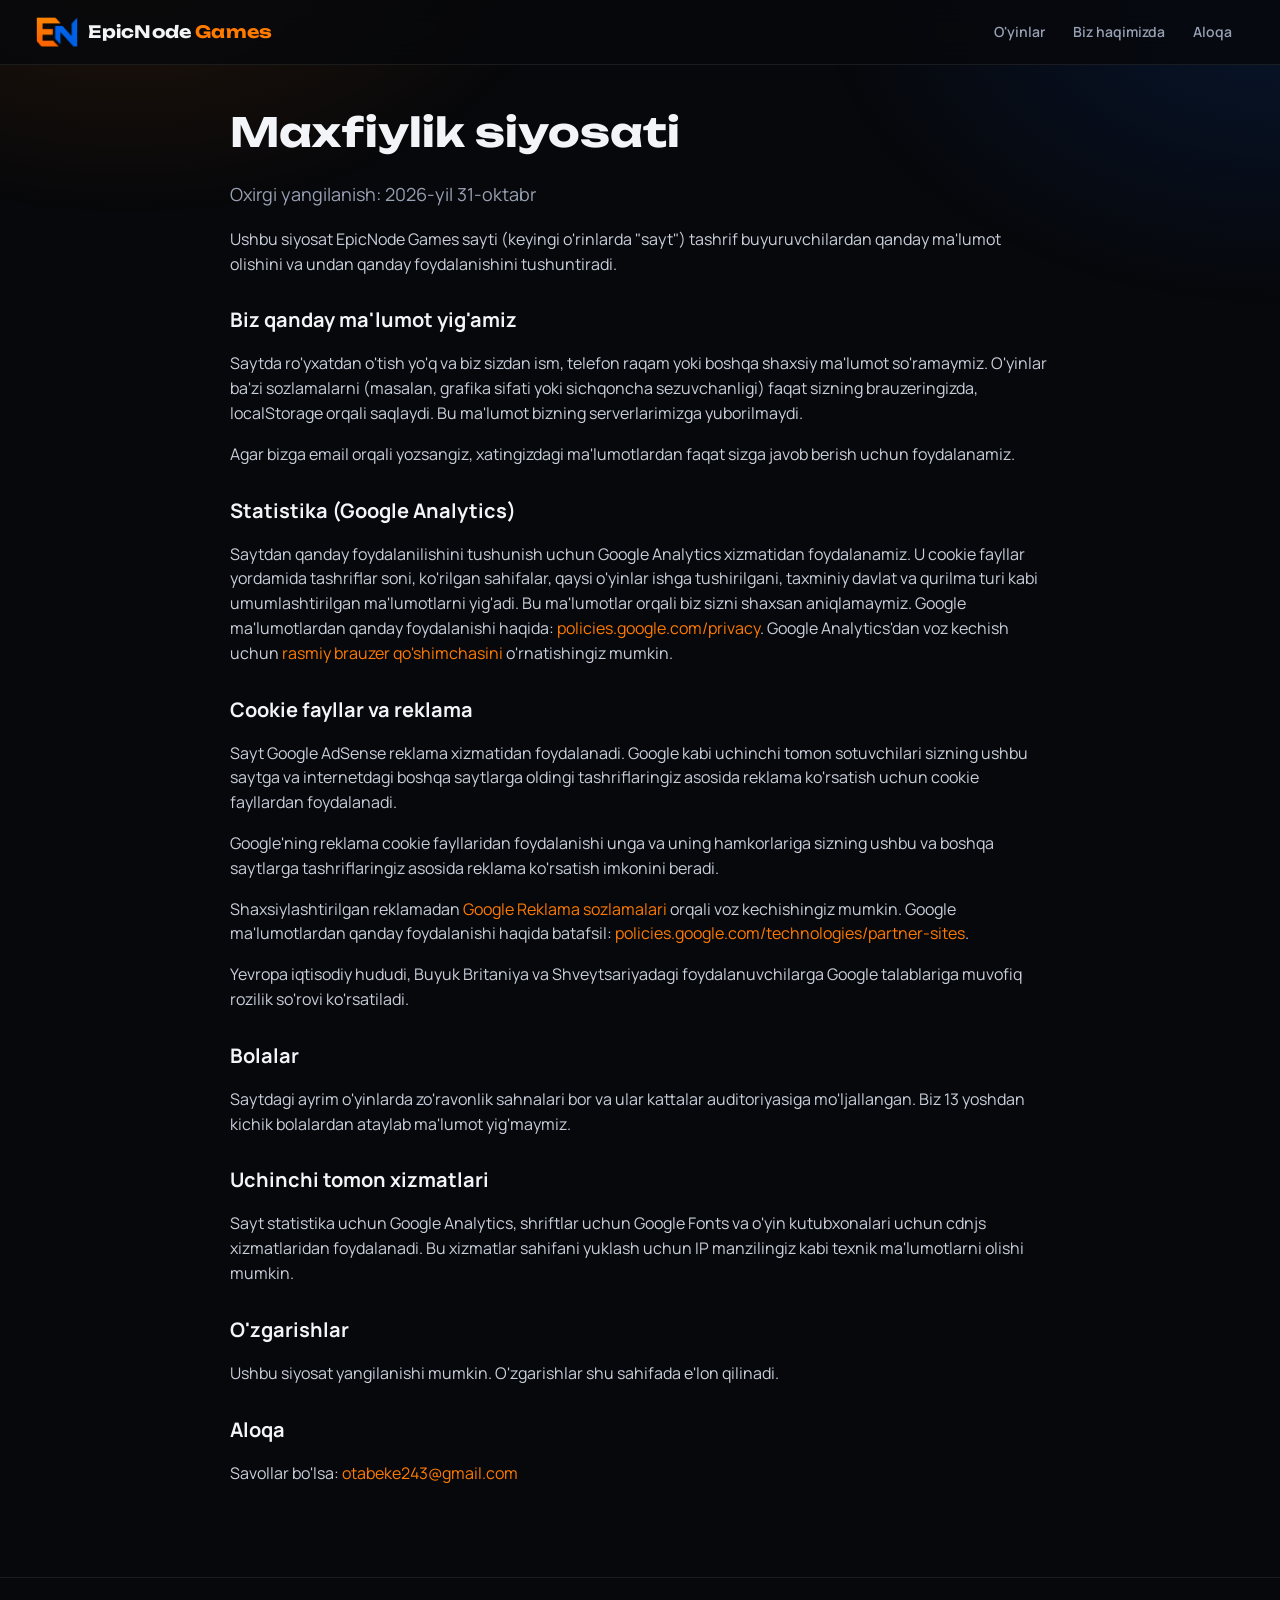
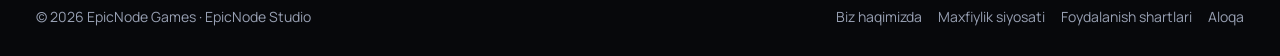
<file: privacy.html>
<!doctype html>
<html lang="uz">
<head>
<meta charset="utf-8">
<meta name="viewport" content="width=device-width, initial-scale=1, viewport-fit=cover">
<title>Maxfiylik siyosati | EpicNode Games</title>
<meta name="description" content="EpicNode Games maxfiylik siyosati: qanday ma'lumotlar yig'iladi va cookie fayllar.">

<meta name="theme-color" content="#07080b">
<meta property="og:title" content="Maxfiylik siyosati | EpicNode Games">
<meta property="og:description" content="EpicNode Games maxfiylik siyosati: qanday ma'lumotlar yig'iladi va cookie fayllar.">
<meta property="og:image" content="https://janobotabek.github.io/epicnode-games/assets/og.jpg">
<link rel="canonical" href="https://janobotabek.github.io/epicnode-games/privacy.html">
<meta property="og:url" content="https://janobotabek.github.io/epicnode-games/privacy.html">
<meta property="og:site_name" content="EpicNode Games">
<meta name="twitter:card" content="summary_large_image">
<meta property="og:type" content="website">
<link rel="icon" type="image/png" href="assets/favicon.png">
<link rel="apple-touch-icon" href="assets/apple-touch-icon.png">
<link rel="preconnect" href="https://fonts.googleapis.com">
<link rel="preconnect" href="https://fonts.gstatic.com" crossorigin>
<link rel="stylesheet" href="https://fonts.googleapis.com/css2?family=Manrope:wght@400;600;700;800&family=Unbounded:wght@600;700&display=swap">
<link rel="stylesheet" href="assets/style.css">
<script src="assets/config.js"></script>

</head>
<body>
<header class="top"><div class="wrap">
<a class="brand" href="index.html"><img src="assets/logo-mark.png" alt="EpicNode Games" width="44" height="30"><b>EpicNode <span>Games</span></b></a>
<span style="margin-left:auto"></span>
<nav class="nav"><a href="index.html">O'yinlar</a><a href="about.html">Biz haqimizda</a><a href="contact.html">Aloqa</a></nav>
</div></header>
<main class="wrap"><article class="page">
<h1>Maxfiylik siyosati</h1>
<p class="lead">Oxirgi yangilanish: 2026-yil 31-oktabr</p>
<p>Ushbu siyosat EpicNode Games sayti (keyingi o'rinlarda "sayt") tashrif buyuruvchilardan qanday ma'lumot olishini va undan qanday foydalanishini tushuntiradi.</p>
<h2>Biz qanday ma'lumot yig'amiz</h2>
<p>Saytda ro'yxatdan o'tish yo'q va biz sizdan ism, telefon raqam yoki boshqa shaxsiy ma'lumot so'ramaymiz. O'yinlar ba'zi sozlamalarni (masalan, grafika sifati yoki sichqoncha sezuvchanligi) faqat sizning brauzeringizda, localStorage orqali saqlaydi. Bu ma'lumot bizning serverlarimizga yuborilmaydi.</p>
<p>Agar bizga email orqali yozsangiz, xatingizdagi ma'lumotlardan faqat sizga javob berish uchun foydalanamiz.</p>
<h2>Statistika (Google Analytics)</h2>
<p>Saytdan qanday foydalanilishini tushunish uchun Google Analytics xizmatidan foydalanamiz. U cookie fayllar yordamida tashriflar soni, ko'rilgan sahifalar, qaysi o'yinlar ishga tushirilgani, taxminiy davlat va qurilma turi kabi umumlashtirilgan ma'lumotlarni yig'adi. Bu ma'lumotlar orqali biz sizni shaxsan aniqlamaymiz. Google ma'lumotlardan qanday foydalanishi haqida: <a href="https://policies.google.com/privacy" target="_blank" rel="noopener" style="color:var(--orange)">policies.google.com/privacy</a>. Google Analytics'dan voz kechish uchun <a href="https://tools.google.com/dlpage/gaoptout" target="_blank" rel="noopener" style="color:var(--orange)">rasmiy brauzer qo'shimchasini</a> o'rnatishingiz mumkin.</p>
<h2>Cookie fayllar va reklama</h2>
<p>Sayt Google AdSense reklama xizmatidan foydalanadi. Google kabi uchinchi tomon sotuvchilari sizning ushbu saytga va internetdagi boshqa saytlarga oldingi tashriflaringiz asosida reklama ko'rsatish uchun cookie fayllardan foydalanadi.</p>
<p>Google'ning reklama cookie fayllaridan foydalanishi unga va uning hamkorlariga sizning ushbu va boshqa saytlarga tashriflaringiz asosida reklama ko'rsatish imkonini beradi.</p>
<p>Shaxsiylashtirilgan reklamadan <a href="https://adssettings.google.com" target="_blank" rel="noopener" style="color:var(--orange)">Google Reklama sozlamalari</a> orqali voz kechishingiz mumkin. Google ma'lumotlardan qanday foydalanishi haqida batafsil: <a href="https://policies.google.com/technologies/partner-sites" target="_blank" rel="noopener" style="color:var(--orange)">policies.google.com/technologies/partner-sites</a>.</p>
<p>Yevropa iqtisodiy hududi, Buyuk Britaniya va Shveytsariyadagi foydalanuvchilarga Google talablariga muvofiq rozilik so'rovi ko'rsatiladi.</p>
<h2>Bolalar</h2>
<p>Saytdagi ayrim o'yinlarda zo'ravonlik sahnalari bor va ular kattalar auditoriyasiga mo'ljallangan. Biz 13 yoshdan kichik bolalardan ataylab ma'lumot yig'maymiz.</p>
<h2>Uchinchi tomon xizmatlari</h2>
<p>Sayt statistika uchun Google Analytics, shriftlar uchun Google Fonts va o'yin kutubxonalari uchun cdnjs xizmatlaridan foydalanadi. Bu xizmatlar sahifani yuklash uchun IP manzilingiz kabi texnik ma'lumotlarni olishi mumkin.</p>
<h2>O'zgarishlar</h2>
<p>Ushbu siyosat yangilanishi mumkin. O'zgarishlar shu sahifada e'lon qilinadi.</p>
<h2>Aloqa</h2>
<p>Savollar bo'lsa: <a data-email style="color:var(--orange)"></a></p>
</article></main>
<footer class="foot"><div class="wrap">
<div>© <span data-year></span> EpicNode Games · EpicNode Studio</div>
<nav><a href="about.html">Biz haqimizda</a><a href="privacy.html">Maxfiylik siyosati</a><a href="terms.html">Foydalanish shartlari</a><a href="contact.html">Aloqa</a></nav>
</div></footer>
<script src="assets/app.js"></script>
</body>
</html>
</file>
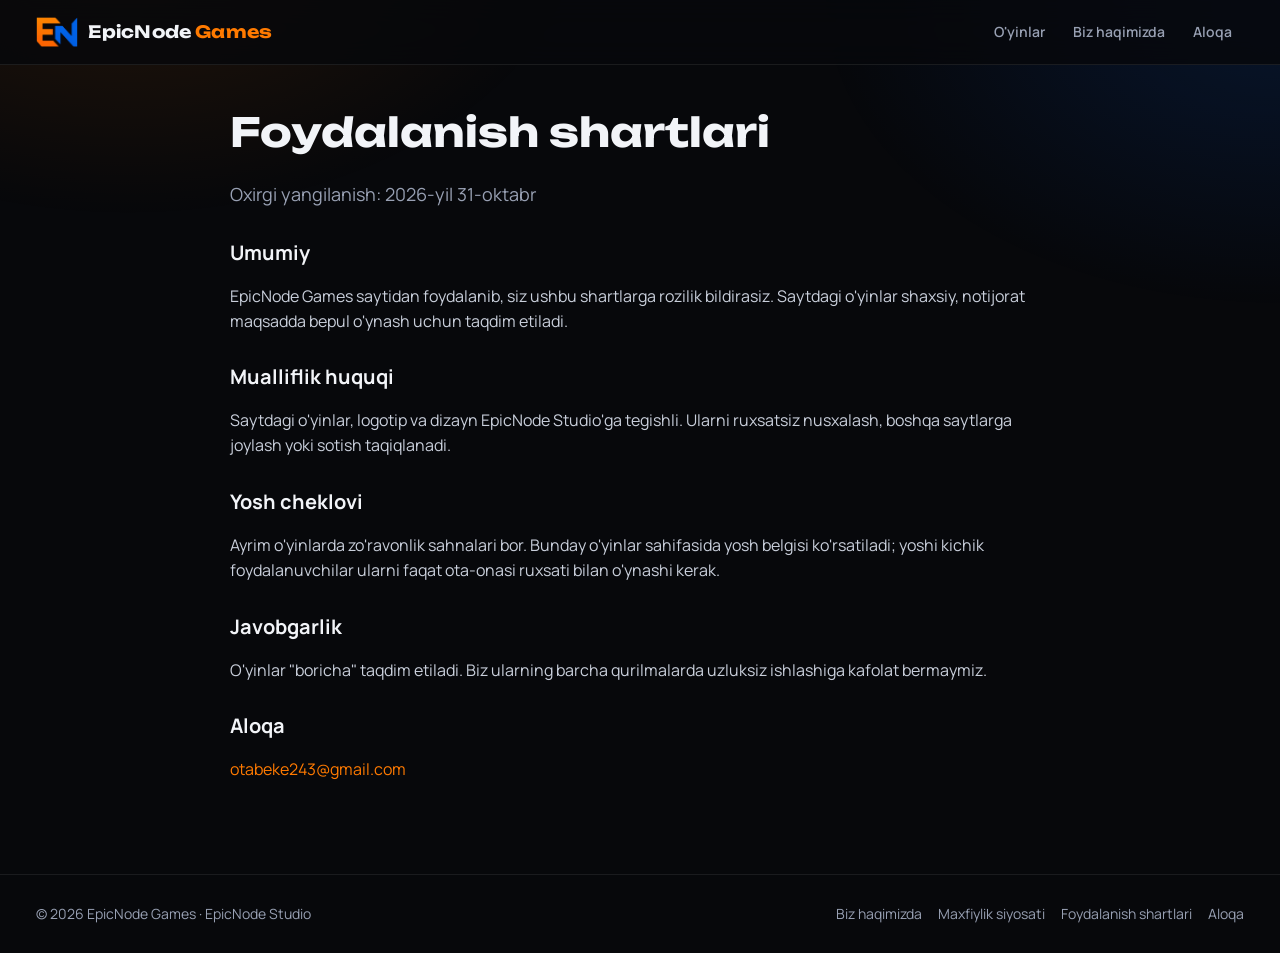
<file: terms.html>
<!doctype html>
<html lang="uz">
<head>
<meta charset="utf-8">
<meta name="viewport" content="width=device-width, initial-scale=1, viewport-fit=cover">
<title>Foydalanish shartlari | EpicNode Games</title>
<meta name="description" content="EpicNode Games saytidan foydalanish shartlari.">

<meta name="theme-color" content="#07080b">
<meta property="og:title" content="Foydalanish shartlari | EpicNode Games">
<meta property="og:description" content="EpicNode Games saytidan foydalanish shartlari.">
<meta property="og:image" content="https://janobotabek.github.io/epicnode-games/assets/og.jpg">
<link rel="canonical" href="https://janobotabek.github.io/epicnode-games/terms.html">
<meta property="og:url" content="https://janobotabek.github.io/epicnode-games/terms.html">
<meta property="og:site_name" content="EpicNode Games">
<meta name="twitter:card" content="summary_large_image">
<meta property="og:type" content="website">
<link rel="icon" type="image/png" href="assets/favicon.png">
<link rel="apple-touch-icon" href="assets/apple-touch-icon.png">
<link rel="preconnect" href="https://fonts.googleapis.com">
<link rel="preconnect" href="https://fonts.gstatic.com" crossorigin>
<link rel="stylesheet" href="https://fonts.googleapis.com/css2?family=Manrope:wght@400;600;700;800&family=Unbounded:wght@600;700&display=swap">
<link rel="stylesheet" href="assets/style.css">
<script src="assets/config.js"></script>

</head>
<body>
<header class="top"><div class="wrap">
<a class="brand" href="index.html"><img src="assets/logo-mark.png" alt="EpicNode Games" width="44" height="30"><b>EpicNode <span>Games</span></b></a>
<span style="margin-left:auto"></span>
<nav class="nav"><a href="index.html">O'yinlar</a><a href="about.html">Biz haqimizda</a><a href="contact.html">Aloqa</a></nav>
</div></header>
<main class="wrap"><article class="page">
<h1>Foydalanish shartlari</h1>
<p class="lead">Oxirgi yangilanish: 2026-yil 31-oktabr</p>
<h2>Umumiy</h2>
<p>EpicNode Games saytidan foydalanib, siz ushbu shartlarga rozilik bildirasiz. Saytdagi o'yinlar shaxsiy, notijorat maqsadda bepul o'ynash uchun taqdim etiladi.</p>
<h2>Mualliflik huquqi</h2>
<p>Saytdagi o'yinlar, logotip va dizayn EpicNode Studio'ga tegishli. Ularni ruxsatsiz nusxalash, boshqa saytlarga joylash yoki sotish taqiqlanadi.</p>
<h2>Yosh cheklovi</h2>
<p>Ayrim o'yinlarda zo'ravonlik sahnalari bor. Bunday o'yinlar sahifasida yosh belgisi ko'rsatiladi; yoshi kichik foydalanuvchilar ularni faqat ota-onasi ruxsati bilan o'ynashi kerak.</p>
<h2>Javobgarlik</h2>
<p>O'yinlar "boricha" taqdim etiladi. Biz ularning barcha qurilmalarda uzluksiz ishlashiga kafolat bermaymiz.</p>
<h2>Aloqa</h2>
<p><a data-email style="color:var(--orange)"></a></p>
</article></main>
<footer class="foot"><div class="wrap">
<div>© <span data-year></span> EpicNode Games · EpicNode Studio</div>
<nav><a href="about.html">Biz haqimizda</a><a href="privacy.html">Maxfiylik siyosati</a><a href="terms.html">Foydalanish shartlari</a><a href="contact.html">Aloqa</a></nav>
</div></footer>
<script src="assets/app.js"></script>
</body>
</html>
</file>
<file: assets/style.css>
/* EpicNode Games — umumiy uslub */
:root{
  --bg:#07080b;
  --bg-2:#0e1117;
  --card:#141821;
  --card-2:#1b2030;
  --line:rgba(255,255,255,.08);
  --line-2:rgba(255,255,255,.14);
  --fg:#f2f4f8;
  --muted:#98a0b3;
  --orange:#ff7a00;
  --orange-2:#ffa21a;
  --blue:#0a66ff;
  --blue-2:#3d8bff;
  --danger:#ff4d4f;
  --ok:#22c55e;
  --radius:16px;
  --font:'Manrope',system-ui,-apple-system,'Segoe UI',sans-serif;
  --display:'Unbounded','Manrope',system-ui,sans-serif;
  color-scheme:dark;
}
*{box-sizing:border-box}
html{scroll-behavior:smooth}
body{margin:0;background:var(--bg);color:var(--fg);font-family:var(--font);font-size:16px;line-height:1.55;
  -webkit-font-smoothing:antialiased;min-height:100vh;display:flex;flex-direction:column}
body::before{content:"";position:fixed;inset:0;pointer-events:none;z-index:-1;
  background:radial-gradient(60vw 40vw at 10% -10%,rgba(255,122,0,.13),transparent 60%),
             radial-gradient(60vw 40vw at 100% 0%,rgba(10,102,255,.14),transparent 60%)}
a{color:inherit;text-decoration:none}
img{max-width:100%;display:block}
button,input,select,textarea{font:inherit;color:inherit}
:focus-visible{outline:2px solid var(--orange);outline-offset:2px;border-radius:6px}
.wrap{width:min(1240px,100%);margin:0 auto;padding:0 16px}
main{flex:1}

/* ---------- header ---------- */
.top{position:sticky;top:0;z-index:50;background:rgba(7,8,11,.82);backdrop-filter:blur(14px);-webkit-backdrop-filter:blur(14px);border-bottom:1px solid var(--line)}
.top .wrap{display:flex;align-items:center;gap:16px;height:64px}
.brand{display:flex;align-items:center;gap:10px;flex-shrink:0}
.brand img{height:30px;width:auto}
.brand b{font-family:var(--display);font-weight:700;font-size:17px;letter-spacing:.01em;white-space:nowrap}
.brand b span{color:var(--orange)}
.search{flex:1;max-width:460px;margin-left:auto;position:relative}
.search input{width:100%;height:40px;border-radius:999px;border:1px solid var(--line-2);background:var(--bg-2);padding:0 16px 0 40px;outline:none;transition:border-color .15s}
.search input:focus{border-color:var(--blue-2)}
.search svg{position:absolute;left:14px;top:50%;transform:translateY(-50%);opacity:.6}
.nav{display:flex;gap:4px}
.nav a{padding:8px 12px;border-radius:10px;color:var(--muted);font-weight:600;font-size:14px}
.nav a:hover,.nav a[aria-current="page"]{color:var(--fg);background:var(--card)}
@media (max-width:760px){.nav{display:none}.brand b{display:none}}

/* ---------- hero ---------- */
.hero{margin:24px 0 8px;border-radius:24px;overflow:hidden;position:relative;border:1px solid var(--line);min-height:340px;display:flex;align-items:flex-end;background:#000}
.hero img.bg{position:absolute;inset:0 0 0 auto;width:72%;height:100%;object-fit:cover;object-position:right center;opacity:.9}
.hero::after{content:"";position:absolute;inset:0;background:linear-gradient(90deg,#07080b 0%,#07080b 30%,rgba(7,8,11,.55) 52%,rgba(7,8,11,0) 75%),linear-gradient(0deg,rgba(7,8,11,.8),transparent 50%)}
.hero .in{position:relative;z-index:1;padding:32px;max-width:560px}
.pill{display:inline-flex;align-items:center;gap:6px;font-size:12px;font-weight:800;letter-spacing:.08em;text-transform:uppercase;padding:5px 10px;border-radius:999px;background:rgba(255,122,0,.16);color:var(--orange-2);border:1px solid rgba(255,122,0,.35)}
.hero h1{font-family:var(--display);font-size:clamp(30px,5vw,52px);line-height:1.02;margin:14px 0 10px;letter-spacing:-.01em}
.hero p{color:#c9cfdb;margin:0 0 20px}
.btn{display:inline-flex;align-items:center;justify-content:center;gap:8px;height:46px;padding:0 22px;border-radius:12px;border:0;cursor:pointer;font-weight:800;letter-spacing:.02em;
  background:linear-gradient(135deg,var(--orange),var(--orange-2));color:#140a00;box-shadow:0 8px 24px rgba(255,122,0,.3);transition:transform .12s,box-shadow .12s}
.btn:hover{transform:translateY(-1px);box-shadow:0 12px 30px rgba(255,122,0,.4)}
.btn.blue{background:linear-gradient(135deg,var(--blue),var(--blue-2));color:#fff;box-shadow:0 8px 24px rgba(10,102,255,.3)}
.btn.ghost{background:var(--card);color:var(--fg);box-shadow:none;border:1px solid var(--line-2)}
.btn.small{height:36px;padding:0 14px;font-size:14px;border-radius:10px}
.btn:disabled{opacity:.5;cursor:not-allowed;transform:none}
@media (max-width:640px){.hero{min-height:420px}.hero img.bg{width:100%}.hero .in{padding:22px}.hero::after{background:linear-gradient(0deg,rgba(7,8,11,.97) 15%,rgba(7,8,11,.2) 80%)}}

/* ---------- categories ---------- */
.cats{display:flex;gap:8px;overflow-x:auto;padding:18px 0 6px;scrollbar-width:none}
.cats::-webkit-scrollbar{display:none}
.cat{flex-shrink:0;height:38px;padding:0 16px;border-radius:999px;border:1px solid var(--line-2);background:var(--bg-2);cursor:pointer;font-weight:700;font-size:14px;color:var(--muted)}
.cat:hover{color:var(--fg)}
.cat[aria-pressed="true"]{background:var(--fg);color:#0b0d12;border-color:var(--fg)}

.sec-h{display:flex;align-items:baseline;justify-content:space-between;margin:26px 0 14px}
.sec-h h2{font-family:var(--display);font-size:20px;margin:0}
.sec-h span{color:var(--muted);font-size:14px}

/* ---------- game grid ---------- */
.grid{display:grid;grid-template-columns:repeat(auto-fill,minmax(220px,1fr));gap:16px}
@media (max-width:520px){.grid{grid-template-columns:repeat(2,1fr);gap:10px}}
.gcard{background:var(--card);border:1px solid var(--line);border-radius:var(--radius);overflow:hidden;transition:transform .15s,border-color .15s,box-shadow .15s;display:flex;flex-direction:column}
.gcard:hover{transform:translateY(-3px);border-color:rgba(255,122,0,.5);box-shadow:0 14px 34px rgba(0,0,0,.45)}
.gcard .th{aspect-ratio:16/9;background:#000;position:relative;overflow:hidden}
.gcard .th img{width:100%;height:100%;object-fit:cover;transition:transform .3s}
.gcard:hover .th img{transform:scale(1.05)}
.gcard .play{position:absolute;inset:auto 10px 10px auto;width:40px;height:40px;border-radius:50%;background:var(--orange);display:grid;place-items:center;opacity:0;transform:translateY(6px);transition:all .15s}
.gcard:hover .play{opacity:1;transform:none}
.gcard .badge{position:absolute;left:10px;top:10px;font-size:11px;font-weight:800;padding:3px 8px;border-radius:6px;background:var(--blue);letter-spacing:.04em}
.gcard .meta{padding:12px 14px 14px}
.gcard h3{margin:0 0 4px;font-size:16px;line-height:1.25}
.gcard .c{font-size:13px;color:var(--muted)}
.gcard.soon{opacity:.55;pointer-events:none}
.gcard.soon .th{display:grid;place-items:center;background:repeating-linear-gradient(45deg,#11141c,#11141c 12px,#151925 12px,#151925 24px)}
.gcard.soon .th span{font-weight:800;color:var(--muted);font-size:13px;letter-spacing:.08em;text-transform:uppercase}
.empty{padding:40px;text-align:center;color:var(--muted);border:1px dashed var(--line-2);border-radius:var(--radius)}

/* ---------- ads ---------- */
.ad-slot{margin:22px 0;min-height:0;text-align:center}
.ad-slot:empty{display:none}
.ad-label{font-size:11px;color:var(--muted);letter-spacing:.08em;text-transform:uppercase;margin-bottom:4px}

/* ---------- game page ---------- */
.gp{display:grid;grid-template-columns:minmax(0,1fr) 300px;gap:20px;margin-top:20px}
@media (max-width:980px){.gp{grid-template-columns:1fr}}
.stage{position:relative;border-radius:var(--radius);overflow:hidden;border:1px solid var(--line);background:#000;aspect-ratio:16/9}
.stage iframe{position:absolute;inset:0;width:100%;height:100%;border:0;display:block;background:#000}
.stage .cover{position:absolute;inset:0;display:grid;place-items:center;cursor:pointer}
.stage .cover img{position:absolute;inset:0;width:100%;height:100%;object-fit:cover;filter:blur(2px) brightness(.55);transform:scale(1.04)}
.stage .cover .c-in{position:relative;text-align:center;padding:16px}
.stage .cover h1{font-family:var(--display);font-size:clamp(24px,4vw,40px);margin:0 0 16px}
.bigplay{width:84px;height:84px;border-radius:50%;margin:0 auto 14px;display:grid;place-items:center;background:linear-gradient(135deg,var(--orange),var(--orange-2));box-shadow:0 0 0 10px rgba(255,122,0,.18),0 18px 40px rgba(0,0,0,.5);transition:transform .15s}
.stage .cover:hover .bigplay{transform:scale(1.07)}
.stage:fullscreen{border-radius:0;border:0;aspect-ratio:auto}
.stage:-webkit-full-screen{border-radius:0;border:0}
@media (max-width:640px){.stage{aspect-ratio:auto;height:calc(100svh - 150px);min-height:360px}.bar h2{flex-basis:100%}}
.bar{display:flex;align-items:center;gap:10px;margin-top:12px;flex-wrap:wrap}
.bar h2{margin:0;font-size:20px;font-family:var(--display);flex:1;min-width:0}
.panel{background:var(--card);border:1px solid var(--line);border-radius:var(--radius);padding:18px 20px;margin-top:16px}
.panel h3{margin:0 0 10px;font-size:16px}
.panel p{margin:0 0 10px;color:#c9cfdb}
.panel ol{margin:0;padding-left:20px;color:#c9cfdb}
.keys{display:grid;grid-template-columns:auto 1fr;gap:8px 14px;font-size:14px}
.keys kbd{font-family:inherit;font-weight:700;font-size:12px;background:var(--card-2);border:1px solid var(--line-2);border-bottom-width:2px;border-radius:6px;padding:2px 7px;white-space:nowrap;justify-self:start}
.tags{display:flex;gap:6px;flex-wrap:wrap}
.tag{font-size:12px;font-weight:700;padding:4px 10px;border-radius:999px;background:var(--card-2);color:var(--muted)}
.side .mini{display:flex;gap:10px;align-items:center;padding:8px;border-radius:12px}
.side .mini:hover{background:var(--card-2)}
.side .mini img{width:96px;aspect-ratio:16/9;object-fit:cover;border-radius:8px}
.side .mini b{font-size:14px;display:block}
.side .mini span{font-size:12px;color:var(--muted)}

/* ---------- static pages ---------- */
.page{max-width:820px;margin:36px auto}
.page h1{font-family:var(--display);font-size:clamp(28px,4vw,40px);margin:0 0 8px}
.page h2{font-size:20px;margin:28px 0 8px}
.page p,.page li{color:#c9cfdb}
.page .lead{font-size:18px;color:var(--muted)}

/* ---------- footer ---------- */
.foot{border-top:1px solid var(--line);margin-top:56px;padding:28px 0;color:var(--muted);font-size:14px}
.foot .wrap{display:flex;gap:20px;justify-content:space-between;flex-wrap:wrap;align-items:center}
.foot nav{display:flex;gap:16px;flex-wrap:wrap}
.foot a:hover{color:var(--fg)}

/* ---------- forms (admin / contact) ---------- */
.field{display:grid;gap:6px;margin-bottom:14px}
.field label{font-size:13px;font-weight:700;color:var(--muted)}
.field input,.field select,.field textarea{width:100%;background:var(--bg-2);border:1px solid var(--line-2);border-radius:10px;padding:10px 12px;outline:none}
.field input:focus,.field select:focus,.field textarea:focus{border-color:var(--blue-2)}
.field textarea{min-height:110px;resize:vertical}
.field small{color:var(--muted);font-size:12px}
.row2{display:grid;grid-template-columns:1fr 1fr;gap:12px}
@media (max-width:640px){.row2{grid-template-columns:1fr}}
.note{padding:12px 14px;border-radius:12px;font-size:14px;border:1px solid}
.note.err{background:rgba(255,77,79,.1);border-color:rgba(255,77,79,.4);color:#ffb3b4}
.note.ok{background:rgba(34,197,94,.1);border-color:rgba(34,197,94,.4);color:#a7f3c0}
.note.info{background:rgba(10,102,255,.1);border-color:rgba(10,102,255,.4);color:#b9d3ff}
.hidden{display:none!important}
@media (prefers-reduced-motion:reduce){*{transition:none!important;scroll-behavior:auto!important}}
</file>
